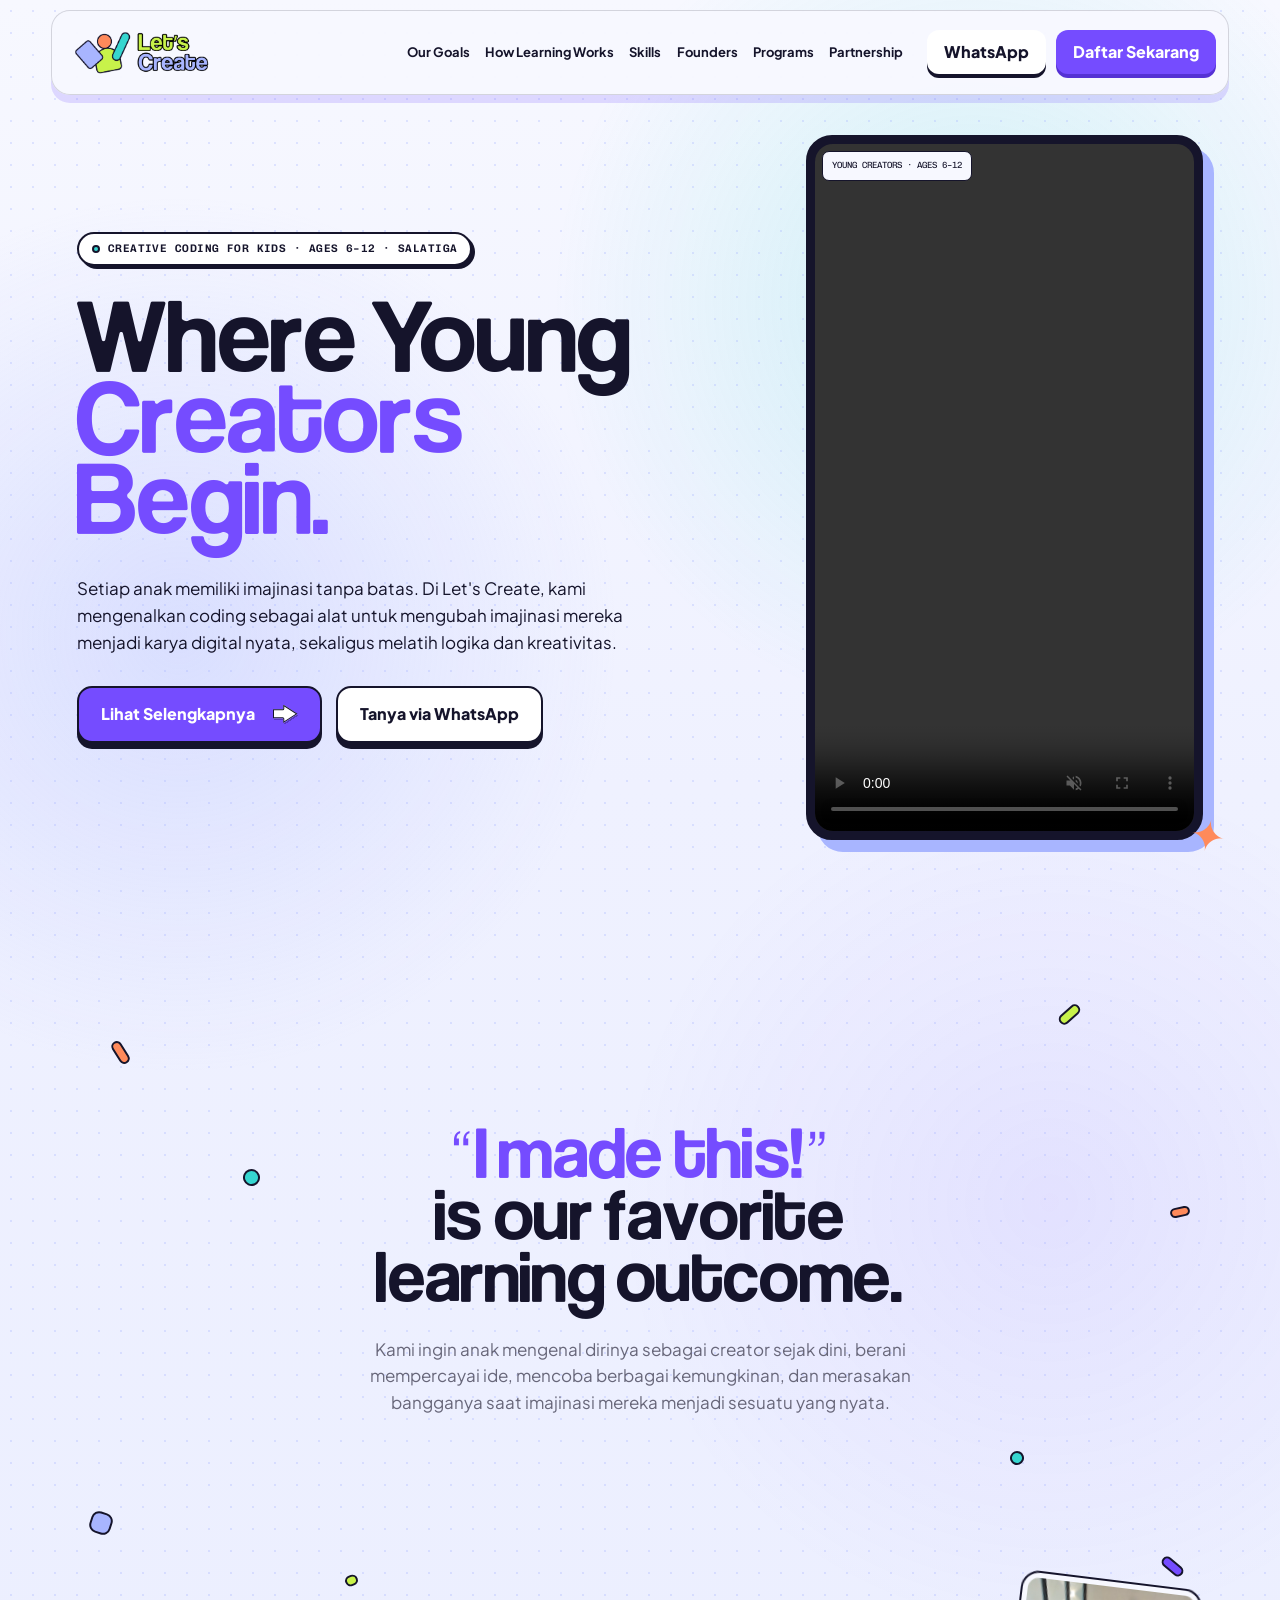
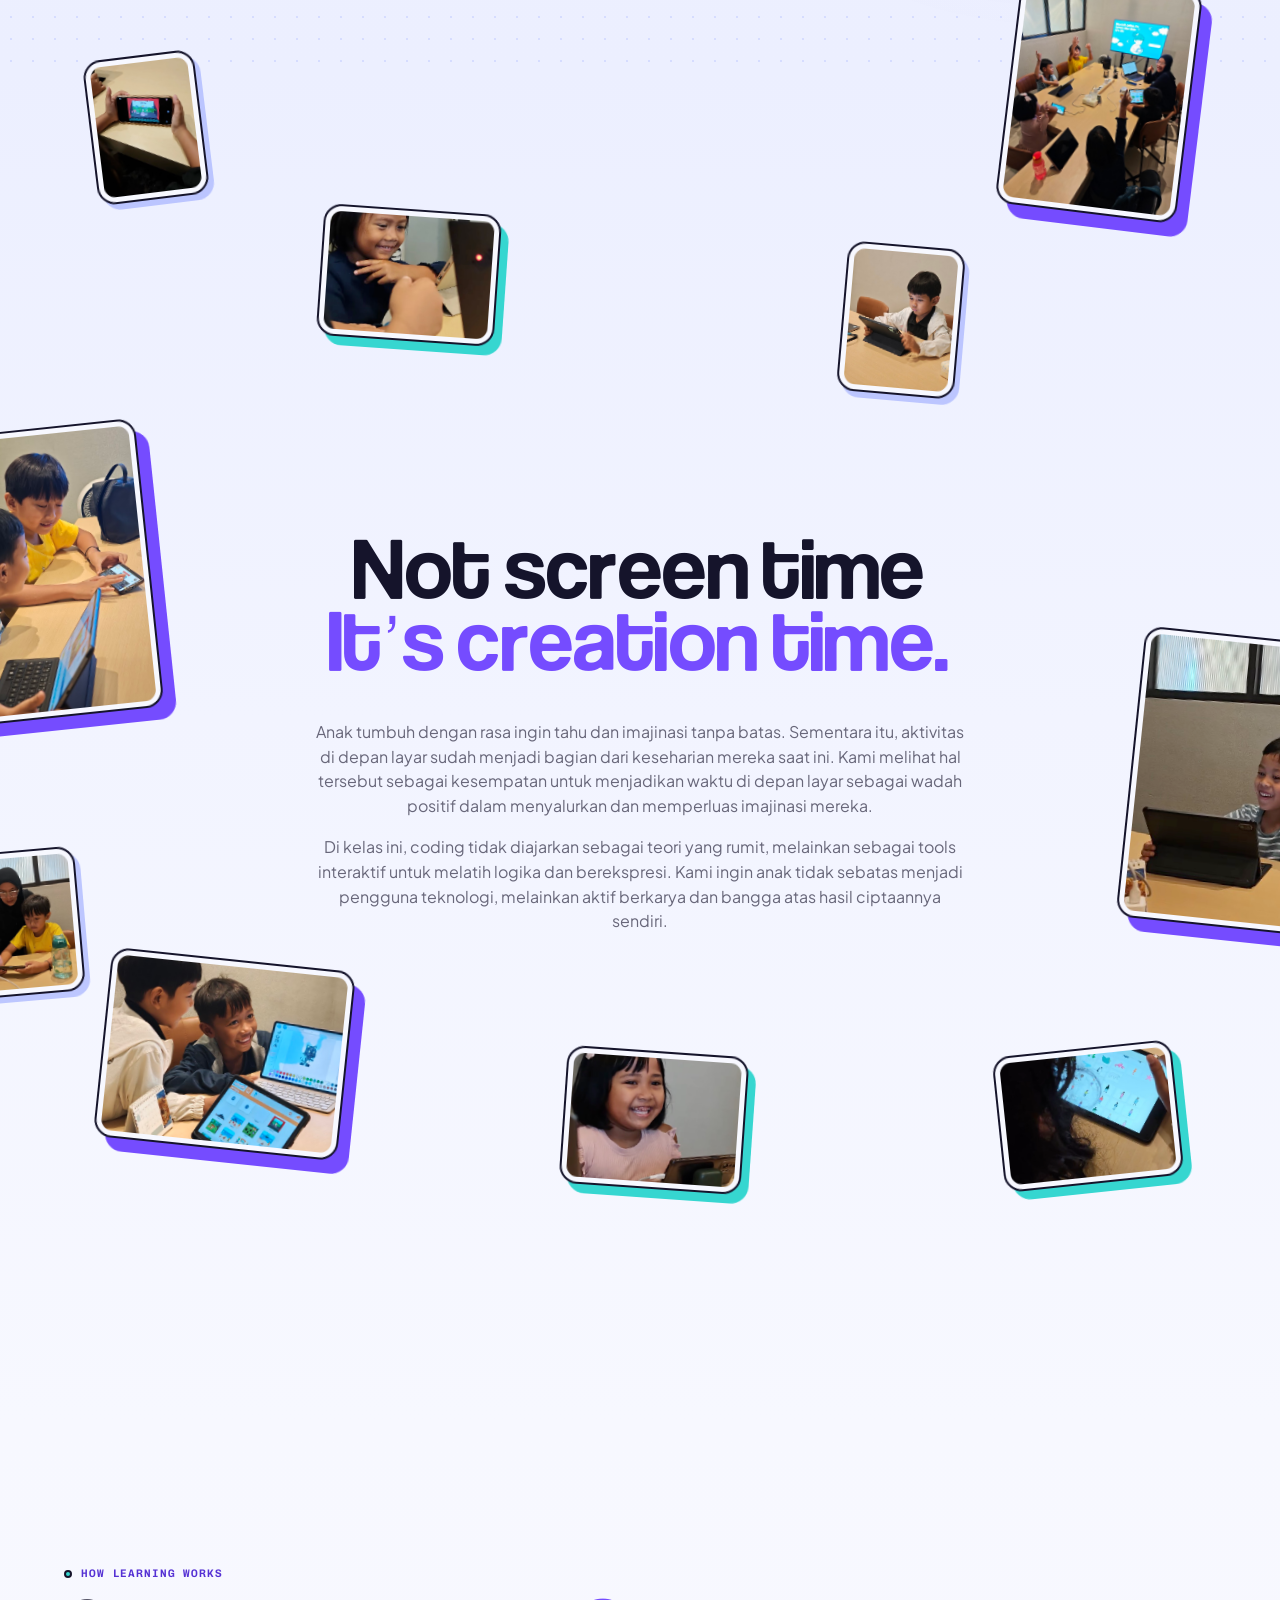
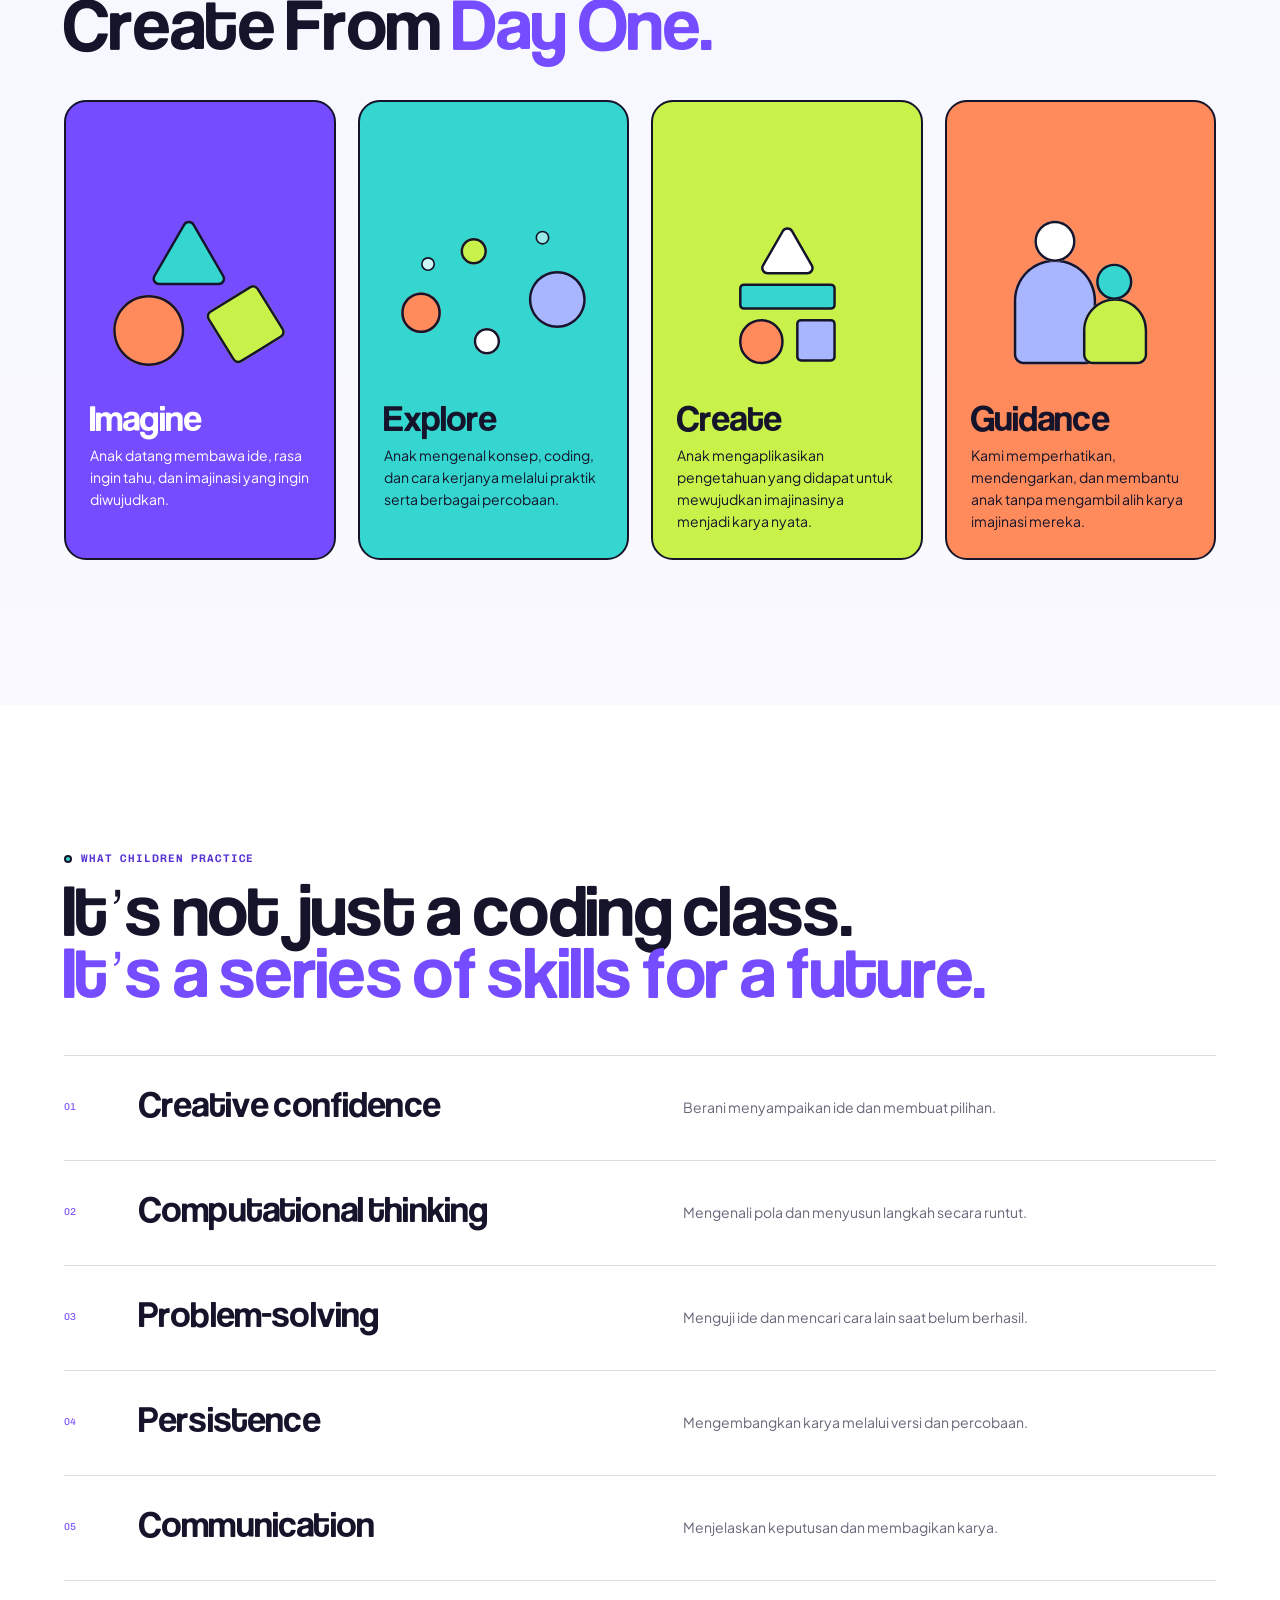
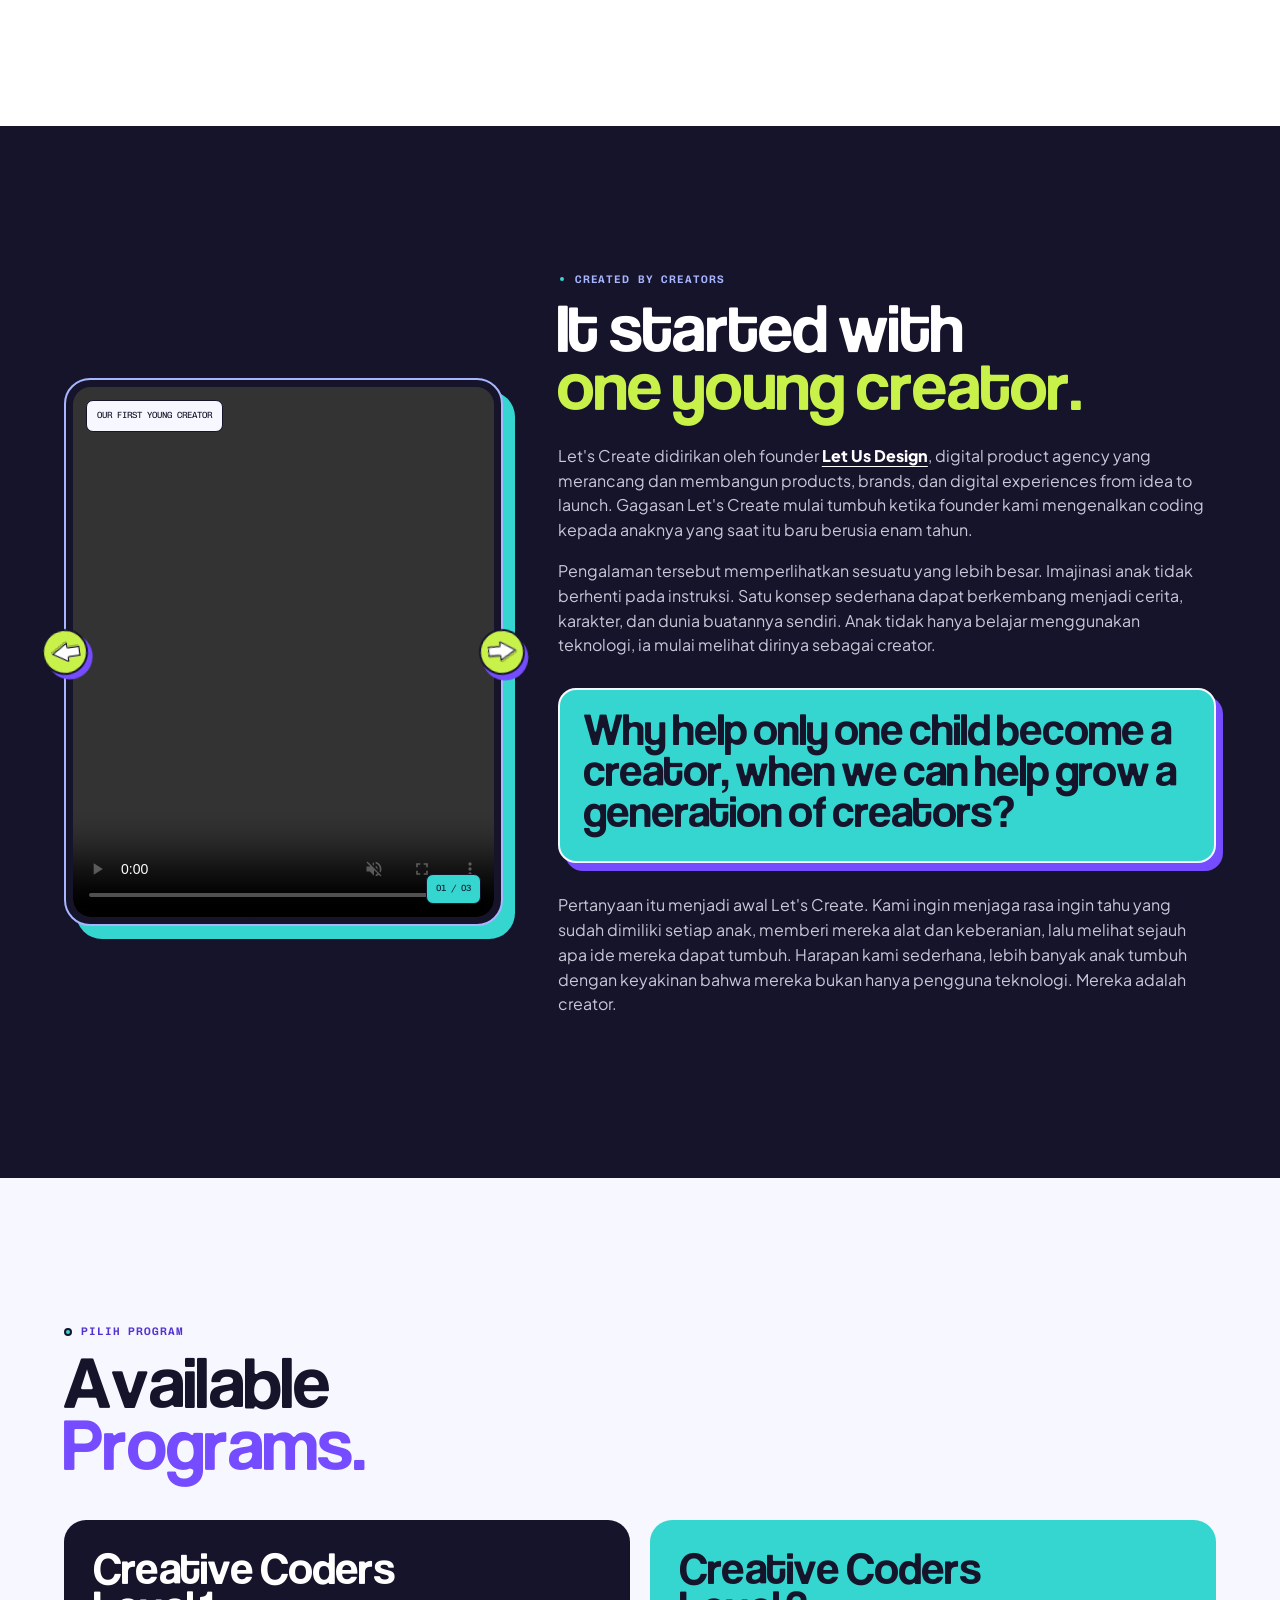
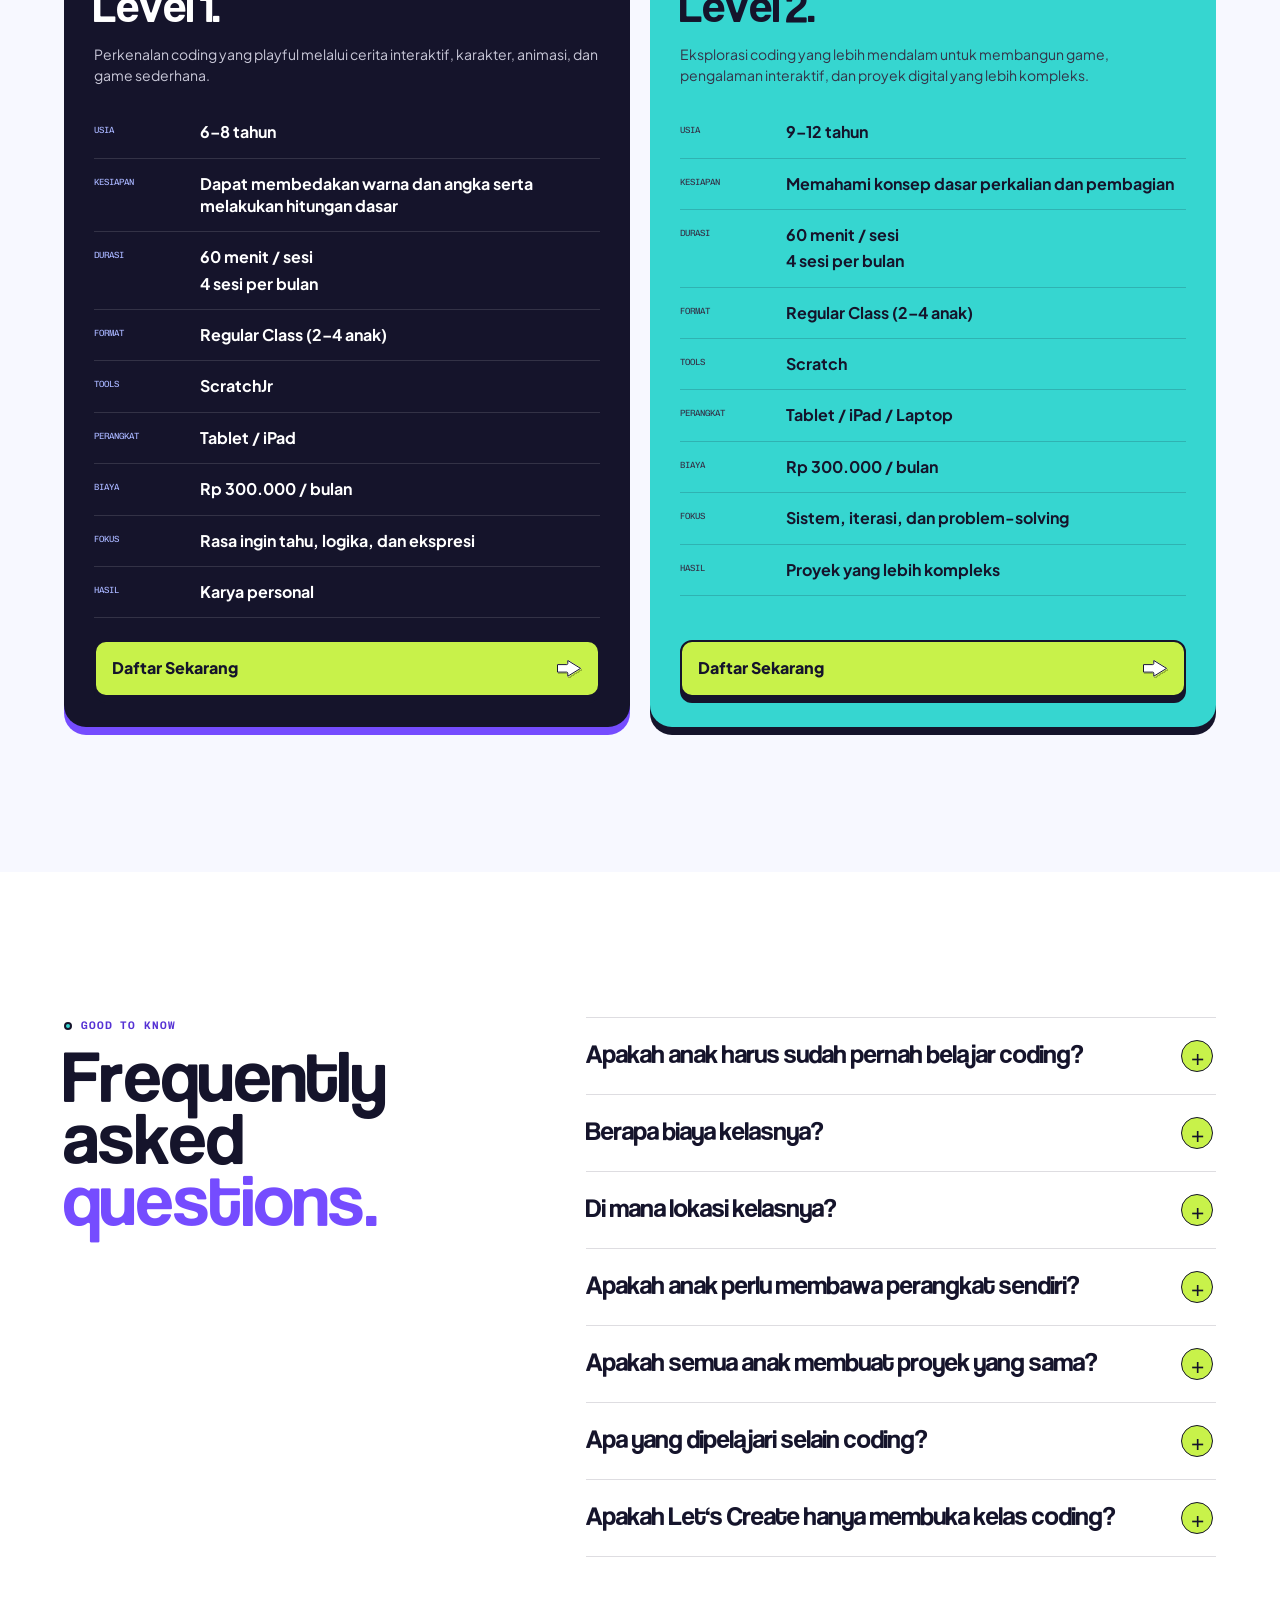
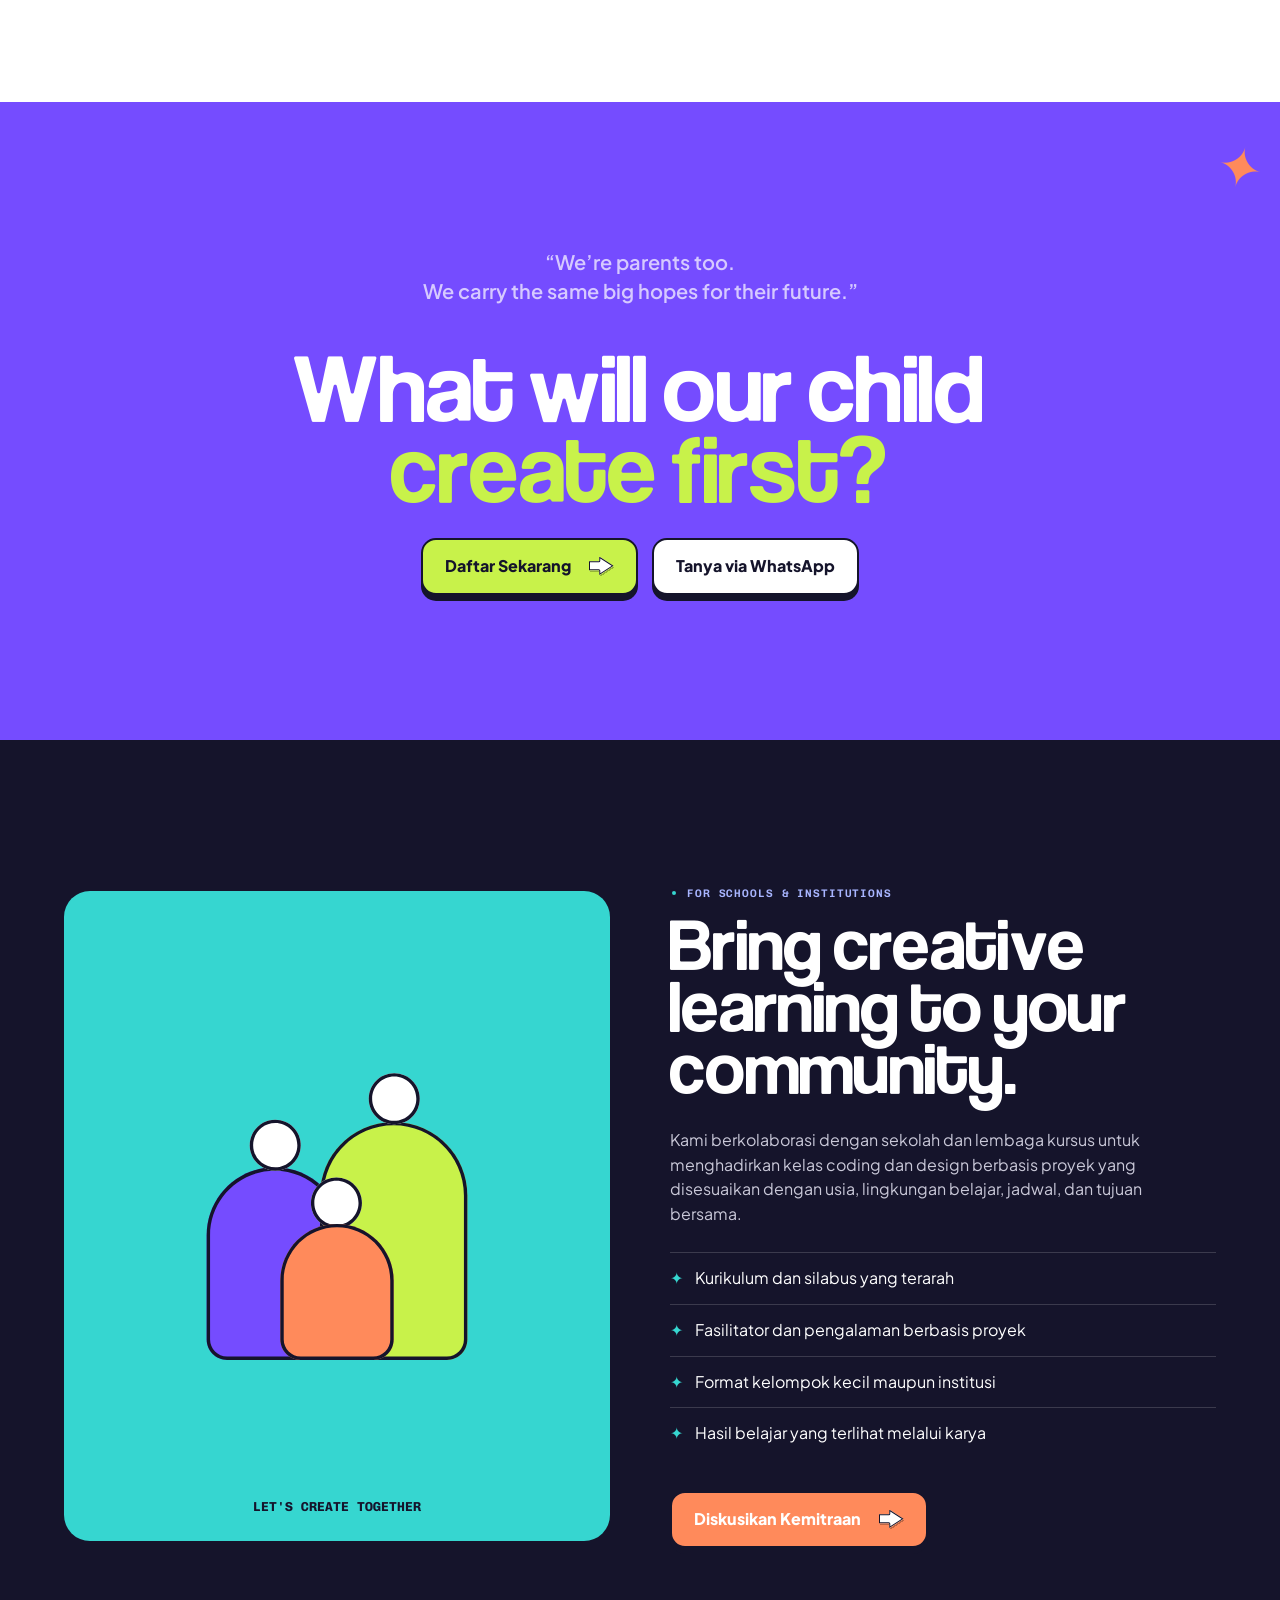
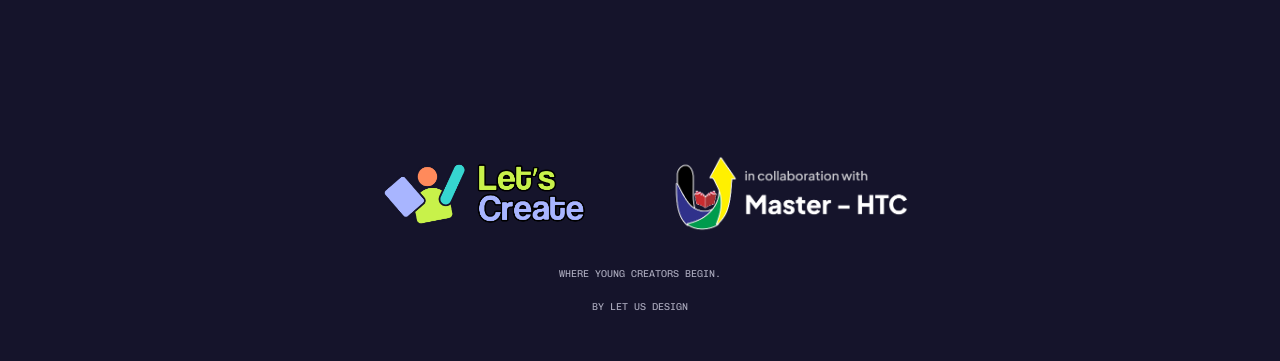
<file: index.html>
<!doctype html>
<html lang="id">
<head>
  <meta charset="utf-8">
  <meta name="viewport" content="width=device-width, initial-scale=1">
  <meta name="description" content="Kelas coding anak di Salatiga. Setiap anak memiliki imajinasi tidak terbatas. Di Let's Create, kami memberi bekal, ruang, dan keberanian. Belajar coding bukan tujuan, melainkan alat untuk mereka mewujudkan imajinasinya.">
  <meta name="robots" content="index, follow, max-image-preview:large, max-snippet:-1, max-video-preview:-1">
  <meta name="theme-color" content="#f7f8ff">
  <meta property="og:title" content="Kelas Creative Coding untuk Anak | Let's Create">
  <meta property="og:description" content="Kelas coding anak di Salatiga. Setiap anak memiliki imajinasi tidak terbatas. Di Let's Create, kami memberi bekal, ruang, dan keberanian. Belajar coding bukan tujuan, melainkan alat untuk mereka mewujudkan imajinasinya.">
  <meta property="og:type" content="website">
  <meta property="og:url" content="https://let-us.design/">
  <meta property="og:site_name" content="Let's Create">
  <meta property="og:locale" content="id_ID">
  <meta property="og:image" content="https://let-us.design/let-us-create/assets/OG%20Image%20Let%20us%20create%20%28new%29.png">
  <meta property="og:image:width" content="1460">
  <meta property="og:image:height" content="1050">
  <meta property="og:image:alt" content="Let's Create, kelas coding anak di Salatiga">
  <meta name="twitter:card" content="summary_large_image">
  <meta name="twitter:title" content="Kelas Creative Coding untuk Anak | Let's Create">
  <meta name="twitter:description" content="Kelas coding anak di Salatiga. Setiap anak memiliki imajinasi tidak terbatas. Di Let's Create, kami memberi bekal, ruang, dan keberanian. Belajar coding bukan tujuan, melainkan alat untuk mereka mewujudkan imajinasinya.">
  <meta name="twitter:image" content="https://let-us.design/let-us-create/assets/OG%20Image%20Let%20us%20create%20%28new%29.png">
  <meta name="twitter:image:alt" content="Let's Create, kelas coding anak di Salatiga">
  <title>Kelas Creative Coding untuk Anak | Let's Create</title>
  <link rel="canonical" href="https://let-us.design/">
  <link rel="icon" type="image/png" sizes="200x200" href="let-us-create/assets/Icon%20Let%20Us%20Create.png">
  <link rel="apple-touch-icon" href="let-us-create/assets/Icon%20Let%20Us%20Create.png">
  <link rel="stylesheet" href="styles.css">
  <!-- Google tag (gtag.js) -->
  <script async src="https://www.googletagmanager.com/gtag/js?id=G-9P7YBRSBWV"></script>
  <script>
    window.dataLayer = window.dataLayer || [];
    function gtag(){dataLayer.push(arguments);}
    gtag('js', new Date());
    gtag('config', 'G-9P7YBRSBWV');
  </script>
  <script type="application/ld+json">
  {
    "@context": "https://schema.org",
    "@graph": [
      {
        "@type": "EducationalOrganization",
        "@id": "https://let-us.design/#organization",
        "name": "Let's Create",
        "url": "https://let-us.design/",
        "logo": {
          "@type": "ImageObject",
          "url": "https://let-us.design/let-us-create/assets/new%20Logo%20Let%20Us%20Create%20-%20Light%20Background.png"
        },
        "image": "https://let-us.design/let-us-create/assets/OG%20Image%20Let%20us%20create%20%28new%29.png",
        "description": "Kelas coding kreatif untuk anak usia 6–12 tahun di Salatiga dengan pembelajaran berbasis proyek dan kelompok kecil.",
        "parentOrganization": {
          "@type": "Organization",
          "name": "Let Us Design"
        },
        "telephone": "+6285780709442",
        "email": "siti.nurhasanah9292@gmail.com",
        "areaServed": {
          "@type": "City",
          "name": "Salatiga",
          "containedInPlace": {
            "@type": "AdministrativeArea",
            "name": "Jawa Tengah"
          }
        }
      },
      {
        "@type": "WebSite",
        "@id": "https://let-us.design/#website",
        "url": "https://let-us.design/",
        "name": "Let's Create",
        "inLanguage": "id-ID",
        "publisher": {
          "@id": "https://let-us.design/#organization"
        }
      },
      {
        "@type": "WebPage",
        "@id": "https://let-us.design/#webpage",
        "url": "https://let-us.design/",
        "name": "Kelas Creative Coding untuk Anak | Let's Create",
        "description": "Kelas coding anak di Salatiga. Setiap anak memiliki imajinasi tidak terbatas. Di Let's Create, kami memberi bekal, ruang, dan keberanian. Belajar coding bukan tujuan, melainkan alat untuk mereka mewujudkan imajinasinya.",
        "inLanguage": "id-ID",
        "isPartOf": {
          "@id": "https://let-us.design/#website"
        },
        "about": {
          "@id": "https://let-us.design/#service"
        },
        "primaryImageOfPage": {
          "@type": "ImageObject",
          "url": "https://let-us.design/let-us-create/assets/OG%20Image%20Let%20us%20create%20%28new%29.png",
          "width": 1460,
          "height": 1050
        }
      },
      {
        "@type": "Service",
        "@id": "https://let-us.design/#service",
        "name": "Kelas Coding Anak di Salatiga",
        "serviceType": "Kelas creative coding untuk anak",
        "url": "https://let-us.design/",
        "provider": {
          "@id": "https://let-us.design/#organization"
        },
        "areaServed": {
          "@type": "City",
          "name": "Salatiga"
        },
        "audience": {
          "@type": "PeopleAudience",
          "suggestedMinAge": 6,
          "suggestedMaxAge": 12
        },
        "hasOfferCatalog": {
          "@type": "OfferCatalog",
          "name": "Program Creative Coding",
          "itemListElement": [
            {
              "@type": "Offer",
              "priceCurrency": "IDR",
              "price": "300000",
              "itemOffered": {
                "@type": "Course",
                "name": "Creative Coders Level 1",
                "description": "Perkenalan coding yang playful melalui cerita interaktif, karakter, animasi, dan game sederhana untuk anak usia 6–8 tahun.",
                "provider": {
                  "@id": "https://let-us.design/#organization"
                },
                "inLanguage": "id-ID"
              }
            },
            {
              "@type": "Offer",
              "priceCurrency": "IDR",
              "price": "300000",
              "itemOffered": {
                "@type": "Course",
                "name": "Creative Coders Level 2",
                "description": "Eksplorasi coding untuk membangun game, pengalaman interaktif, dan proyek digital yang lebih kompleks bagi anak usia 9–12 tahun.",
                "provider": {
                  "@id": "https://let-us.design/#organization"
                },
                "inLanguage": "id-ID"
              }
            }
          ]
        }
      }
    ]
  }
  </script>
</head>
<body>
  <a class="skip-link" href="#main">Lewati ke konten</a>

  <header class="site-header" data-header>
    <div class="container site-header__inner">
    <a class="brand" href="#top" aria-label="Let's Create, kembali ke atas">
      <img src="let-us-create/assets/new%20Logo%20Let%20Us%20Create%20-%20Light%20Background.png" alt="Let's Create">
    </a>

    <div class="mobile-header-actions">
      <a class="button button--small mobile-register" href="https://forms.gle/ZhxVCD3VEMYuU9sq8" target="_blank" rel="noopener" data-track="register" data-track-location="header-mobile">Daftar</a>
      <button class="menu-button" type="button" aria-expanded="false" aria-controls="site-nav" data-menu-button>
        <span></span><span></span>
        <span class="sr-only">Buka menu</span>
      </button>
    </div>

    <nav class="site-nav" id="site-nav" aria-label="Navigasi utama" data-nav>
      <a href="#creator-story">Our Goals</a>
      <a href="#method">How Learning Works</a>
      <a href="#skills">Skills</a>
      <a href="#founders">Founders</a>
      <a href="#program">Programs</a>
      <a href="#partner">Partnership</a>
      <div class="site-nav__actions">
        <a class="button button--small button--secondary" href="https://wa.me/6285780709442?text=Halo%20Let%27s%20Create%2C%20saya%20ingin%20bertanya%20tentang%20kelas%20Creative%20Coding." target="_blank" rel="noopener" data-track="whatsapp" data-track-location="nav">WhatsApp</a>
        <a class="button button--small" href="https://forms.gle/ZhxVCD3VEMYuU9sq8" target="_blank" rel="noopener" data-track="register" data-track-location="nav">Daftar Sekarang</a>
      </div>
    </nav>
    </div>
  </header>

  <main id="main">
    <div class="intro-flow">
    <section class="hero" id="top">
      <div class="container hero__inner">
      <div class="hero__content reveal">
        <p class="hero__badge"><span aria-hidden="true"></span>CREATIVE CODING FOR KIDS · AGES 6–12 · SALATIGA</p>
        <h1>Where Young<br><span>Creators Begin.</span></h1>
        <!-- <p class="hero__lead">Setiap anak memiliki imajinasi tidak terbatas. Di Let's Create, kami memberi bekal, ruang, dan keberanian. Belajar coding bukan tujuan, melainkan alat untuk mereka mewujudkan imajinasinya.</p> -->
        <p class="hero__lead">Setiap anak memiliki imajinasi tanpa batas. Di Let's Create, kami mengenalkan coding sebagai alat untuk mengubah imajinasi mereka menjadi karya digital nyata, sekaligus melatih logika dan kreativitas.</p>
        <div class="hero__actions">
          <a class="button" href="#creator-story" data-track="learn-more" data-track-location="hero">Lihat Selengkapnya <img class="arrow-icon" src="let-us-create/assets/Arrow.svg" alt=""></a>
          <a class="button button--secondary" href="https://wa.me/6285780709442?text=Halo%20Let%27s%20Create%2C%20saya%20ingin%20bertanya%20tentang%20kelas%20Creative%20Coding." target="_blank" rel="noopener" data-track="whatsapp" data-track-location="hero">Tanya via WhatsApp</a>
        </div>
      </div>

      <div class="hero-video reveal">
        <video autoplay muted loop controls playsinline preload="metadata" aria-label="Video kelas coding anak Let's Create di Salatiga">
          <source src="let-us-create/assets/Kids%20Coding%20Class%20Trial%20compressed.mp4" type="video/mp4">
          Browser Anda tidak mendukung pemutaran video.
        </video>
        <div class="video-tag video-tag--top">YOUNG CREATORS · AGES 6–12</div>
        <div class="hero-video__spark" aria-hidden="true">✦</div>
      </div>
      </div>
    </section>

    <section class="video-story" id="creator-story">
      <div class="pride-confetti" aria-hidden="true">
        <i></i><i></i><i></i><i></i><i></i><i></i><i></i><i></i>
      </div>
      <div class="container"><div class="section-heading section-heading--center reveal">
        <h2><span class="trial-highlight">“I made this!”</span><span class="trial-rest">is our favorite<br><span class="trial-outcome">learning outcome.</span></span></h2>
        <p>Kami ingin anak mengenal dirinya sebagai creator sejak dini, berani mempercayai ide, mencoba berbagai kemungkinan, dan merasakan bangganya saat imajinasi mereka menjadi sesuatu yang nyata.</p>
      </div></div>
    </section>
    </div>

    <section class="screen-time" id="why">
      <div class="container screen-time__inner">
      <div class="screen-time__copy reveal">
        <h2><span class="screen-time__line">Not screen time</span><em>It’s creation time.</em></h2>
      </div>
      <div class="screen-time__detail reveal">
        <p>Anak tumbuh dengan rasa ingin tahu dan imajinasi tanpa batas. Sementara itu, aktivitas di depan layar sudah menjadi bagian dari keseharian mereka saat ini. Kami melihat hal tersebut sebagai kesempatan untuk menjadikan waktu di depan layar sebagai wadah positif dalam menyalurkan dan memperluas imajinasi mereka.</p>
        <p>Di kelas ini, coding tidak diajarkan sebagai teori yang rumit, melainkan sebagai tools interaktif untuk melatih logika dan berekspresi. Kami ingin anak tidak sebatas menjadi pengguna teknologi, melainkan aktif berkarya dan bangga atas hasil ciptaannya sendiri.</p>
      </div>
      <div class="screen-time__gallery" aria-hidden="true">
        <figure data-parallax-depth="0.18"><img src="let-us-create/assets/coding%206.jpg" alt="" loading="lazy" decoding="async"></figure>
        <figure data-parallax-depth="0.34"><img src="let-us-create/assets/coding%205.jpg" alt="" loading="lazy" decoding="async"></figure>
        <figure data-parallax-depth="0.52"><img src="let-us-create/assets/coding%203.jpg" alt="" loading="lazy" decoding="async"></figure>
        <figure data-parallax-depth="0.18"><img src="let-us-create/assets/coding%204.jpg" alt="" loading="lazy" decoding="async"></figure>
        <figure data-parallax-depth="0.52"><img src="let-us-create/assets/coding%202.jpg" alt="" loading="lazy" decoding="async"></figure>
        <figure data-parallax-depth="0.52"><img src="let-us-create/assets/coding%201.jpg" alt="" loading="lazy" decoding="async"></figure>
        <figure data-parallax-depth="0.18"><img src="let-us-create/assets/coding%209.jpg" alt="" loading="lazy" decoding="async"></figure>
        <figure data-parallax-depth="0.34"><img src="let-us-create/assets/coding%208.jpg" alt="" loading="lazy" decoding="async"></figure>
        <figure data-parallax-depth="0.52"><img src="let-us-create/assets/coding%207.jpg" alt="" loading="lazy" decoding="async"></figure>
        <figure data-parallax-depth="0.34"><img src="let-us-create/assets/coding%2010.jpg" alt="" loading="lazy" decoding="async"></figure>
      </div>
      </div>
    </section>

    <section class="method section" id="method">
      <div class="container">
      <div class="section-heading reveal">
        <p class="eyebrow"><span></span> How learning works</p>
        <h2>Create From <span>Day One.</span></h2>
      </div>

      <div class="steps">
        <article class="step step--purple reveal">
          <div class="step__graphic" aria-hidden="true"><img src="let-us-create/assets/Imagine.svg" alt="" loading="lazy" decoding="async"></div>
          <h3>Imagine</h3>
          <p>Anak datang membawa ide, rasa ingin tahu, dan imajinasi yang ingin diwujudkan.</p>
        </article>

        <article class="step step--cyan reveal">
          <div class="step__graphic" aria-hidden="true"><img src="let-us-create/assets/Explore.svg" alt="" loading="lazy" decoding="async"></div>
          <h3>Explore</h3>
          <p>Anak mengenal konsep, coding, dan cara kerjanya melalui praktik serta berbagai percobaan.</p>
        </article>

        <article class="step step--lime reveal">
          <div class="step__graphic" aria-hidden="true"><img src="let-us-create/assets/Create.svg" alt="" loading="lazy" decoding="async"></div>
          <h3>Create</h3>
          <p>Anak mengaplikasikan pengetahuan yang didapat untuk mewujudkan imajinasinya menjadi karya nyata.</p>
        </article>

        <article class="step step--orange reveal">
          <div class="step__graphic" aria-hidden="true"><img src="let-us-create/assets/Guidance.svg" alt="" loading="lazy" decoding="async"></div>
          <h3>Guidance</h3>
          <p>Kami memperhatikan, mendengarkan, dan membantu anak tanpa mengambil alih karya imajinasi mereka.</p>
        </article>
      </div>
      </div>
    </section>

    <section class="difference section" hidden aria-hidden="true">
      <div class="container">
      <div class="section-heading section-heading--center reveal">
        <h2>Not just what they know,<br><span>but what they can create.</span></h2>
      </div>

      <div class="feature-grid">
        <article class="feature feature--wide feature--violet reveal">
          <span class="feature__index">01</span>
          <div>
            <h3>Create from the first class</h3>
            <p>Karya pertama boleh sederhana. Yang penting, rasa memiliki dan rasa bangganya nyata.</p>
          </div>
          <div class="mini-creation" aria-hidden="true"><span></span><span></span><span></span></div>
        </article>
        <article class="feature reveal">
          <span class="feature__index">02</span>
          <h3>Projects, not passive lectures</h3>
          <p>Konsep langsung dipakai dalam proyek agar terasa konkret dan mudah dipahami.</p>
        </article>
        <article class="feature feature--dark reveal">
          <span class="feature__index">03</span>
          <h3>One foundation, many possibilities</h3>
          <p>Satu titik awal tidak harus menghasilkan tujuh karya yang identik.</p>
        </article>
        <article class="feature feature--wide feature--cyan reveal">
          <span class="feature__index">04</span>
          <div>
            <h3>Guidance without taking over</h3>
            <p>Fasilitator bertanya, mendengarkan, dan membantu anak menemukan langkah berikutnya tanpa mengambil alih karyanya.</p>
          </div>
          <div class="node-path" aria-hidden="true"><i></i><i></i><i></i></div>
        </article>
      </div>
      </div>
    </section>

    <section class="skills section" id="skills">
      <div class="container">
      <p class="eyebrow reveal"><span></span> What children practice</p>
      <div class="skills__headline reveal">
        <h2>It’s not just a coding class.<br><span>It’s a series of skills for a future.</span></h2>
      </div>
      <div class="skill-list">
        <div class="skill-item reveal"><span>01</span><h3>Creative confidence</h3><p>Berani menyampaikan ide dan membuat pilihan.</p></div>
        <div class="skill-item reveal"><span>02</span><h3>Computational thinking</h3><p>Mengenali pola dan menyusun langkah secara runtut.</p></div>
        <div class="skill-item reveal"><span>03</span><h3>Problem-solving</h3><p>Menguji ide dan mencari cara lain saat belum berhasil.</p></div>
        <div class="skill-item reveal"><span>04</span><h3>Persistence</h3><p>Mengembangkan karya melalui versi dan percobaan.</p></div>
        <div class="skill-item reveal"><span>05</span><h3>Communication</h3><p>Menjelaskan keputusan dan membagikan karya.</p></div>
      </div>
      </div>
    </section>

    <section class="about section" id="founders">
      <div class="container about__inner">
        <div class="about__media reveal" data-about-slider>
          <div class="about__slides">
            <video class="active" muted loop controls playsinline preload="metadata" aria-label="Karya first young creator Let's Create, video 1" data-about-slide>
              <source src="let-us-create/assets/video%20coding%201%20compressed.mp4" type="video/mp4">
            </video>
            <video muted loop controls playsinline preload="metadata" aria-label="Karya first young creator Let's Create, video 2" data-about-slide aria-hidden="true">
              <source src="let-us-create/assets/video%20coding%202%20%28compressed%29.mp4" type="video/mp4">
            </video>
            <video muted loop controls playsinline preload="metadata" aria-label="Karya first young creator Let's Create, video 3" data-about-slide aria-hidden="true">
              <source src="let-us-create/assets/video%20coding%203%20%28compressed%29.mp4" type="video/mp4">
            </video>
          </div>
          <span class="about__media-label">OUR FIRST YOUNG CREATOR</span>
          <button class="about__arrow about__arrow--prev" type="button" aria-label="Video sebelumnya" data-about-prev><img src="let-us-create/assets/Arrow.svg" alt=""></button>
          <button class="about__arrow about__arrow--next" type="button" aria-label="Video berikutnya" data-about-next><img src="let-us-create/assets/Arrow.svg" alt=""></button>
          <span class="about__counter" aria-live="polite" data-about-counter>01 / 03</span>
        </div>
        <div class="about__copy reveal">
          <p class="eyebrow eyebrow--light"><span></span> Created by creators</p>
          <h2>It started with<br><span>one young creator.</span></h2>
          <p>Let's Create didirikan oleh founder <a href="https://letusdesign.id/" target="_blank" rel="noopener">Let Us Design</a>, digital product agency yang merancang dan membangun products, brands, dan digital experiences from idea to launch. Gagasan Let's Create mulai tumbuh ketika founder kami mengenalkan coding kepada anaknya yang saat itu baru berusia enam tahun.</p>
          <p>Pengalaman tersebut memperlihatkan sesuatu yang lebih besar. Imajinasi anak tidak berhenti pada instruksi. Satu konsep sederhana dapat berkembang menjadi cerita, karakter, dan dunia buatannya sendiri. Anak tidak hanya belajar menggunakan teknologi, ia mulai melihat dirinya sebagai creator.</p>
          <blockquote>Why help only one child become a creator, when we can help grow a generation of creators?</blockquote>
          <p>Pertanyaan itu menjadi awal Let's Create. Kami ingin menjaga rasa ingin tahu yang sudah dimiliki setiap anak, memberi mereka alat dan keberanian, lalu melihat sejauh apa ide mereka dapat tumbuh. Harapan kami sederhana, lebih banyak anak tumbuh dengan keyakinan bahwa mereka bukan hanya pengguna teknologi. Mereka adalah creator.</p>
        </div>
      </div>
    </section>

    <section class="program section" id="program">
      <div class="container">
      <div class="program__intro reveal">
        <p class="eyebrow"><span></span> Pilih program</p>
        <h2>Available<br><span>Programs.</span></h2>
      </div>

      <div class="program-grid">
        <article class="program-card program-card--junior reveal">
          <div class="program-card__title">
            <h3>Creative Coders<br>Level 1.</h3>
            <p>Perkenalan coding yang playful melalui cerita interaktif, karakter, animasi, dan game sederhana.</p>
          </div>
          <dl>
            <div><dt>USIA</dt><dd>6–8 tahun</dd></div>
            <div><dt>KESIAPAN</dt><dd>Dapat membedakan warna dan angka serta melakukan hitungan dasar</dd></div>
            <div><dt>DURASI</dt><dd><span>60 menit / sesi</span><span>4 sesi per bulan</span></dd></div>
            <div><dt>FORMAT</dt><dd>Regular Class (2–4 anak)</dd></div>
            <div><dt>TOOLS</dt><dd>ScratchJr</dd></div>
            <div><dt>PERANGKAT</dt><dd>Tablet / iPad</dd></div>
            <div class="program-card__price"><dt>BIAYA</dt><dd>Rp 300.000 / bulan</dd></div>
            <div><dt>FOKUS</dt><dd>Rasa ingin tahu, logika, dan ekspresi</dd></div>
            <div><dt>HASIL</dt><dd>Karya personal</dd></div>
          </dl>
          <a class="program-card__action" href="https://forms.gle/ZhxVCD3VEMYuU9sq8" target="_blank" rel="noopener" data-track="register" data-track-location="program-level-1">Daftar Sekarang <img class="arrow-icon" src="let-us-create/assets/Arrow.svg" alt=""></a>
        </article>

        <article class="program-card program-card--makers reveal">
          <div class="program-card__title">
            <h3>Creative Coders<br>Level 2.</h3>
            <p>Eksplorasi coding yang lebih mendalam untuk membangun game, pengalaman interaktif, dan proyek digital yang lebih kompleks.</p>
          </div>
          <dl>
            <div><dt>USIA</dt><dd>9–12 tahun</dd></div>
            <div><dt>KESIAPAN</dt><dd>Memahami konsep dasar perkalian dan pembagian</dd></div>
            <div><dt>DURASI</dt><dd><span>60 menit / sesi</span><span>4 sesi per bulan</span></dd></div>
            <div><dt>FORMAT</dt><dd>Regular Class (2–4 anak)</dd></div>
            <div><dt>TOOLS</dt><dd>Scratch</dd></div>
            <div><dt>PERANGKAT</dt><dd>Tablet / iPad / Laptop</dd></div>
            <div class="program-card__price"><dt>BIAYA</dt><dd>Rp 300.000 / bulan</dd></div>
            <div><dt>FOKUS</dt><dd>Sistem, iterasi, dan problem-solving</dd></div>
            <div><dt>HASIL</dt><dd>Proyek yang lebih kompleks</dd></div>
          </dl>
          <a class="program-card__action" href="https://forms.gle/ZhxVCD3VEMYuU9sq8" target="_blank" rel="noopener" data-track="register" data-track-location="program-level-2">Daftar Sekarang <img class="arrow-icon" src="let-us-create/assets/Arrow.svg" alt=""></a>
        </article>
      </div>

      <figure class="program__map" hidden>
        <figcaption>Lokasi kelas: Master-HTC Salatiga</figcaption>
        <div class="program__map-frame">
          <iframe title="Peta lokasi Master-HTC Salatiga" src="https://www.google.com/maps?q=-7.3297363,110.4978058&amp;hl=id&amp;z=17&amp;output=embed" width="360" height="180" allowfullscreen></iframe>
        </div>
        <a href="https://www.google.com/maps/search/?api=1&query=Master+HTC+Salatiga+Jl.+Tentara+Pelajar+No.+25" target="_blank" rel="noopener" data-track="maps" data-track-location="program">Buka di Google Maps</a>
      </figure>
      </div>
    </section>

    <section class="faq section">
      <div class="container">
      <div class="section-heading reveal">
        <p class="eyebrow"><span></span> Good to know</p>
        <h2>Frequently asked<br><span>questions.</span></h2>
      </div>
      <div class="faq-list">
        <details class="reveal">
          <summary>Apakah anak harus sudah pernah belajar coding?<span>+</span></summary>
          <p>Tidak. Creative Coders Level 1 dirancang sebagai kelas pengenalan. Kami memulai dari alat dan konsep yang sesuai usia.</p>
        </details>
        <details class="reveal">
          <summary>Berapa biaya kelasnya?<span>+</span></summary>
          <p>Regular Class (2–4 anak)<br>Rp 300.000 per bulan untuk 4 sesi</p>
          <p>Setiap sesi 60 menit.</p>
        </details>
        <details class="reveal">
          <summary>Di mana lokasi kelasnya?<span>+</span></summary>
          <p>Saat ini kelas berlangsung di Master HTC Salatiga.</p>
          <p><a href="https://www.google.com/maps/search/?api=1&query=Master+HTC+Salatiga+Jl.+Tentara+Pelajar+No.+25" target="_blank" rel="noopener" data-track="maps" data-track-location="faq">Lihat di Google Maps</a></p>
        </details>
        <details class="reveal">
          <summary>Apakah anak perlu membawa perangkat sendiri?<span>+</span></summary>
          <p>Ya. Creative Coders Level 1 memakai Tablet / iPad. Creative Coders Level 2 memakai Tablet / iPad / Laptop. Tujuannya agar karya coding tersimpan, bisa dilanjutkan di rumah, dan bisa ditunjukkan ke orang tua.</p>
        </details>
        <details class="reveal">
          <summary>Apakah semua anak membuat proyek yang sama?<span>+</span></summary>
          <p>Anak bisa memulai dari fondasi yang sama, tetapi bebas membuat pilihan personal. Karakter, cerita, interaksi, dan hasil akhirnya dapat berbeda.</p>
        </details>
        <details class="reveal">
          <summary>Apa yang dipelajari selain coding?<span>+</span></summary>
          <p>Anak juga melatih kreativitas, cara berpikir runtut, problem-solving, keberanian mencoba, ketekunan, dan kemampuan menjelaskan karya.</p>
        </details>
        <details class="reveal">
          <summary>Apakah Let's Create hanya membuka kelas coding?<span>+</span></summary>
          <p>Coding adalah program pertama kami. Ke depan, Let's Create dapat berkembang ke design, storytelling, ilustrasi digital, animasi, dan teknologi kreatif lainnya.</p>
        </details>
      </div>
      </div>
    </section>

    <section class="final-cta">
      <div class="container final-cta__inner">
      <div class="final-cta__spark" aria-hidden="true">✦</div>
      <blockquote class="final-cta__parent-note"><span>“We’re parents too.</span><span>We carry the same big hopes for their future.”</span></blockquote>
      <h2>What will our child<br><em>create first?</em></h2>
      <div class="final-cta__actions">
        <a class="button button--lime" href="https://forms.gle/ZhxVCD3VEMYuU9sq8" target="_blank" rel="noopener" data-track="register" data-track-location="final-cta">Daftar Sekarang <img class="arrow-icon" src="let-us-create/assets/Arrow.svg" alt=""></a>
        <a class="button button--secondary" href="https://wa.me/6285780709442?text=Halo%20Let%27s%20Create%2C%20saya%20ingin%20bertanya%20tentang%20kelas%20Creative%20Coding." target="_blank" rel="noopener" data-track="whatsapp" data-track-location="final-cta">Tanya via WhatsApp</a>
      </div>
      </div>
    </section>

    <section class="partnership section" id="partner">
      <div class="container partnership__inner">
      <div class="partnership__visual reveal" aria-hidden="true">
        <img class="partnership__illustration" src="let-us-create/assets/Community.svg" alt="" loading="lazy" decoding="async">
        <span>LET'S CREATE TOGETHER</span>
      </div>
      <div class="partnership__copy reveal">
        <p class="eyebrow eyebrow--light"><span></span> For schools &amp; institutions</p>
        <h2>Bring creative learning to your community.</h2>
        <p>Kami berkolaborasi dengan sekolah dan lembaga kursus untuk menghadirkan kelas coding dan design berbasis proyek yang disesuaikan dengan usia, lingkungan belajar, jadwal, dan tujuan bersama.</p>
        <ul>
          <li>Kurikulum dan silabus yang terarah</li>
          <li>Fasilitator dan pengalaman berbasis proyek</li>
          <li>Format kelompok kecil maupun institusi</li>
          <li>Hasil belajar yang terlihat melalui karya</li>
        </ul>
        <a class="button button--orange" href="mailto:siti.nurhasanah9292@gmail.com" data-track="partnership" data-track-location="partner">Diskusikan Kemitraan <img class="arrow-icon" src="let-us-create/assets/Arrow.svg" alt=""></a>
      </div>
      </div>
    </section>
  </main>

  <footer class="footer">
    <div class="container footer__inner">
      <div class="footer__logos">
        <a class="brand brand--footer" href="#top">
          <img src="let-us-create/assets/new%20Logo%20Let%20Us%20Create%20-%20Light%20Background.png" alt="Let's Create" loading="lazy" decoding="async">
        </a>
        <img class="footer__partner-logo" src="let-us-create/assets/Master%20HTC%20%281%29.png" alt="Master HTC Salatiga, mitra tempat Let's Create" loading="lazy" decoding="async">
      </div>
      <p>Where Young Creators Begin.</p>
      <p>By Let Us Design</p>
    </div>
  </footer>

  <script src="script.js"></script>
</body>
</html>
</file>
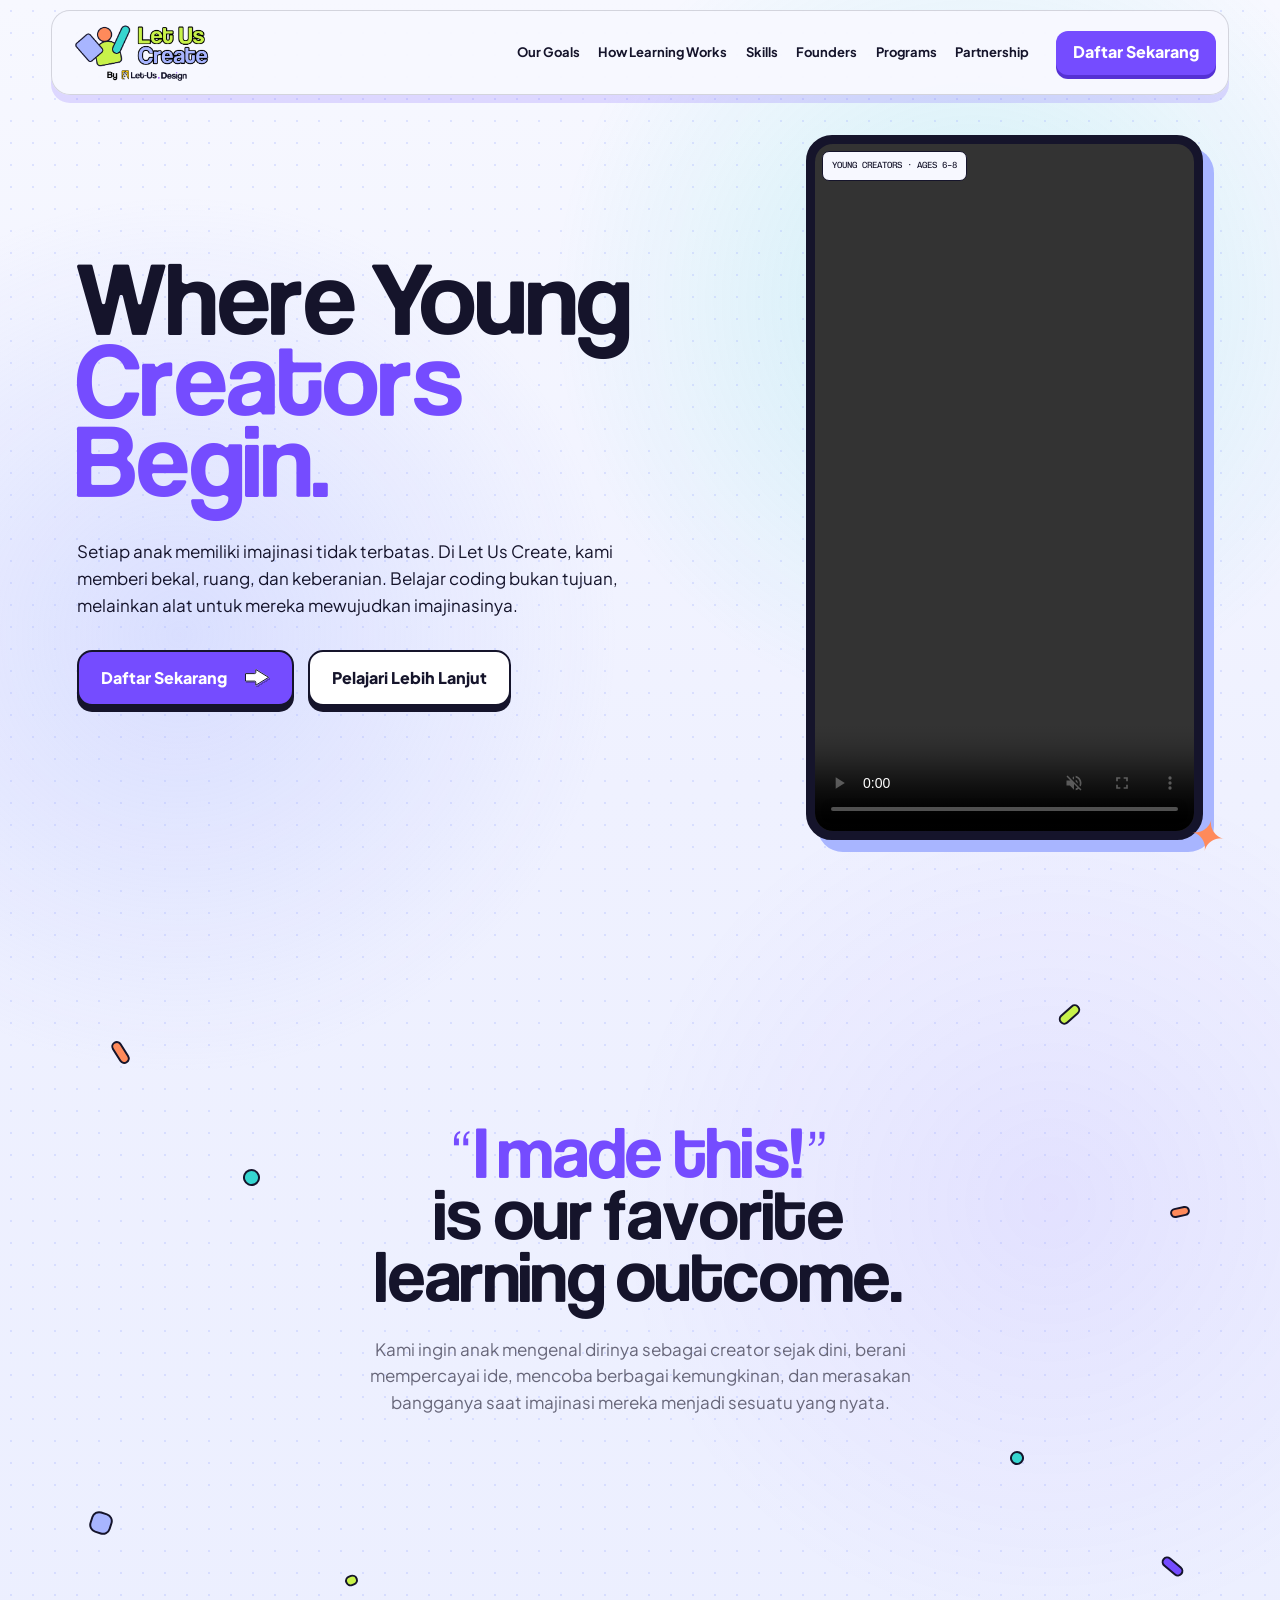
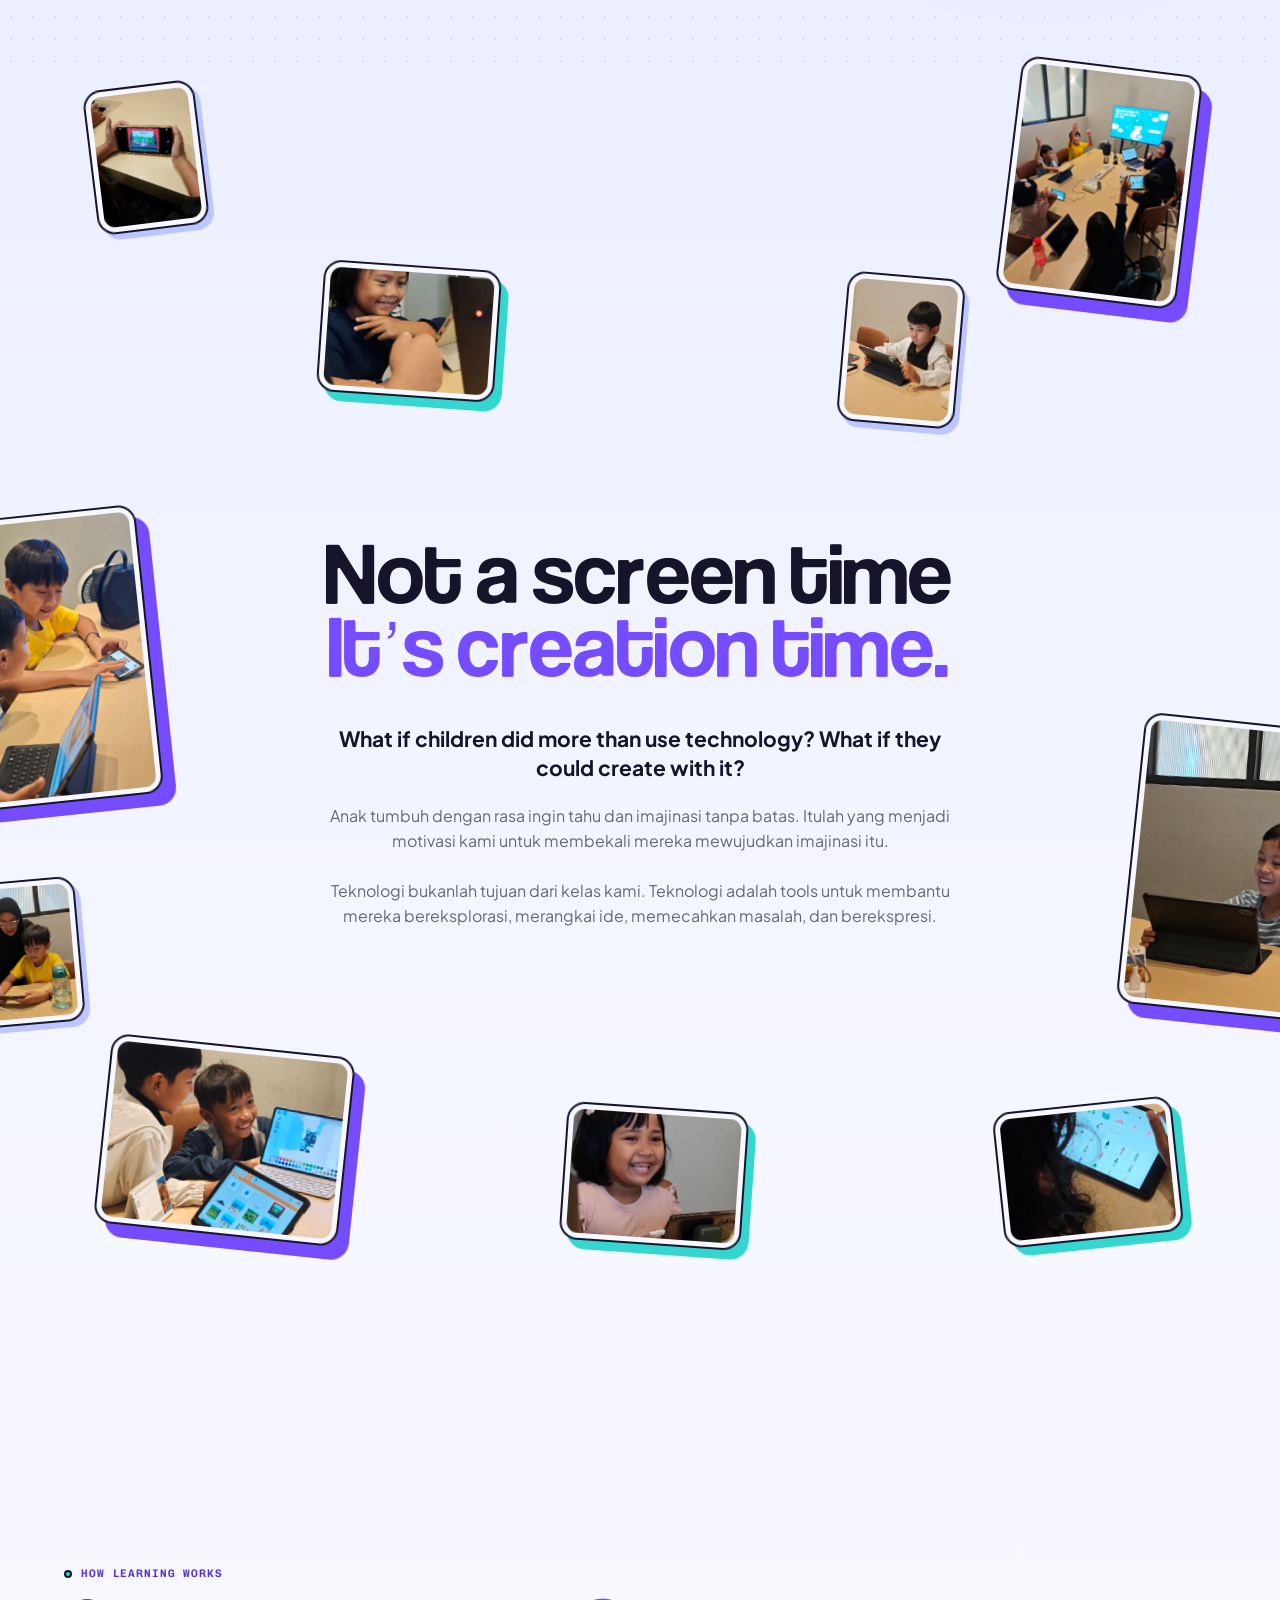
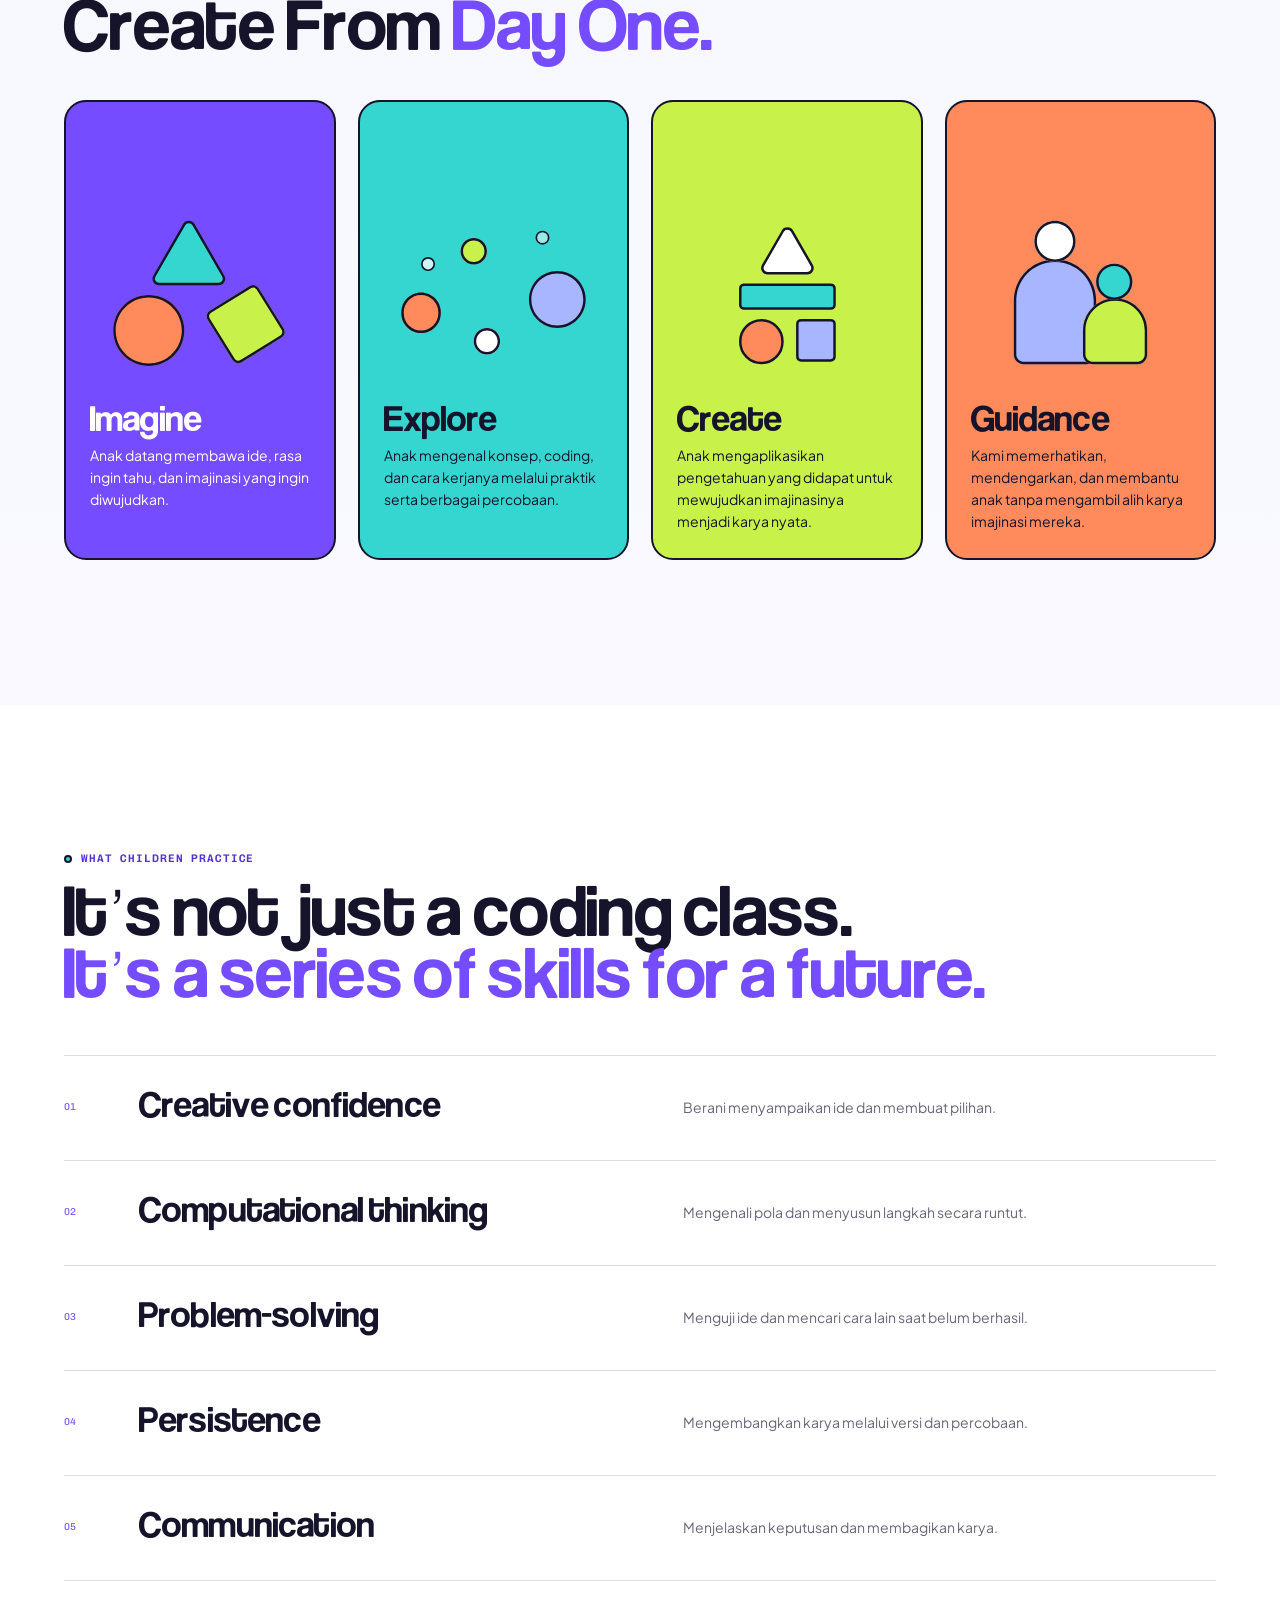
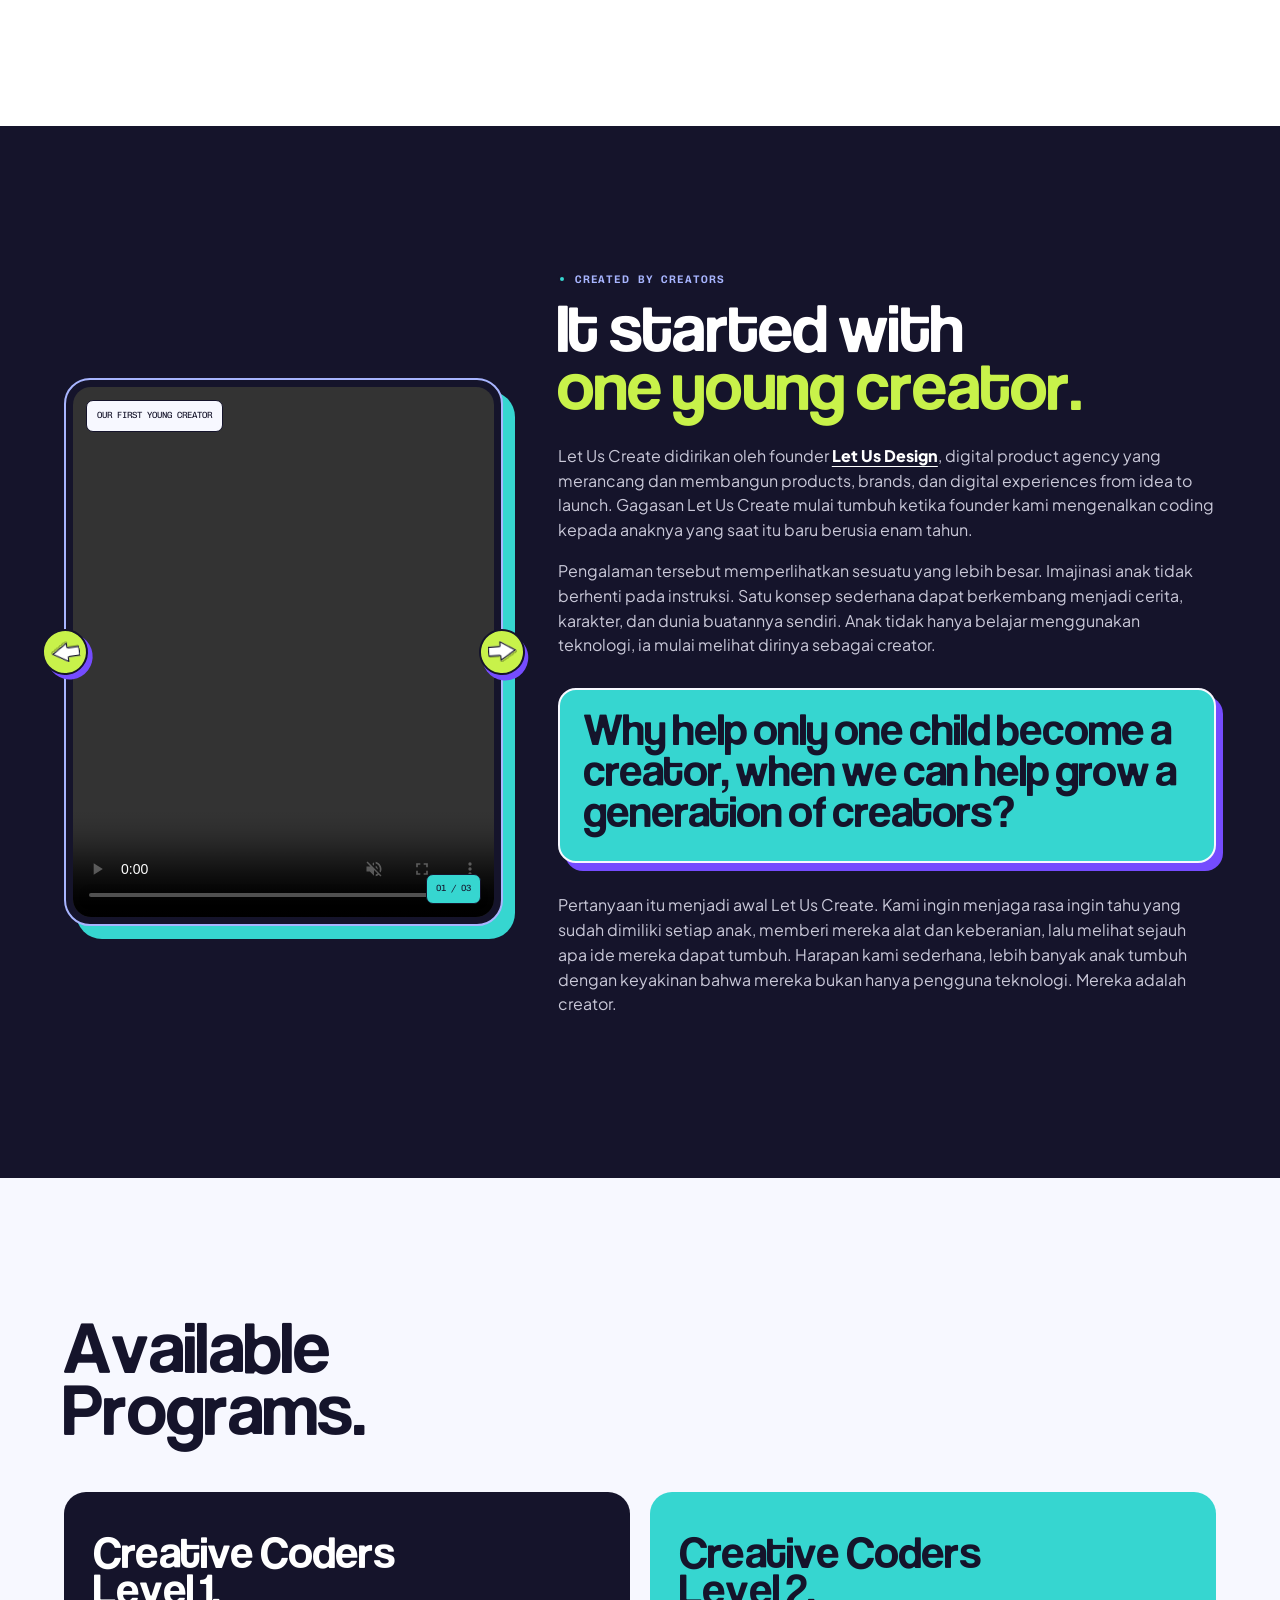
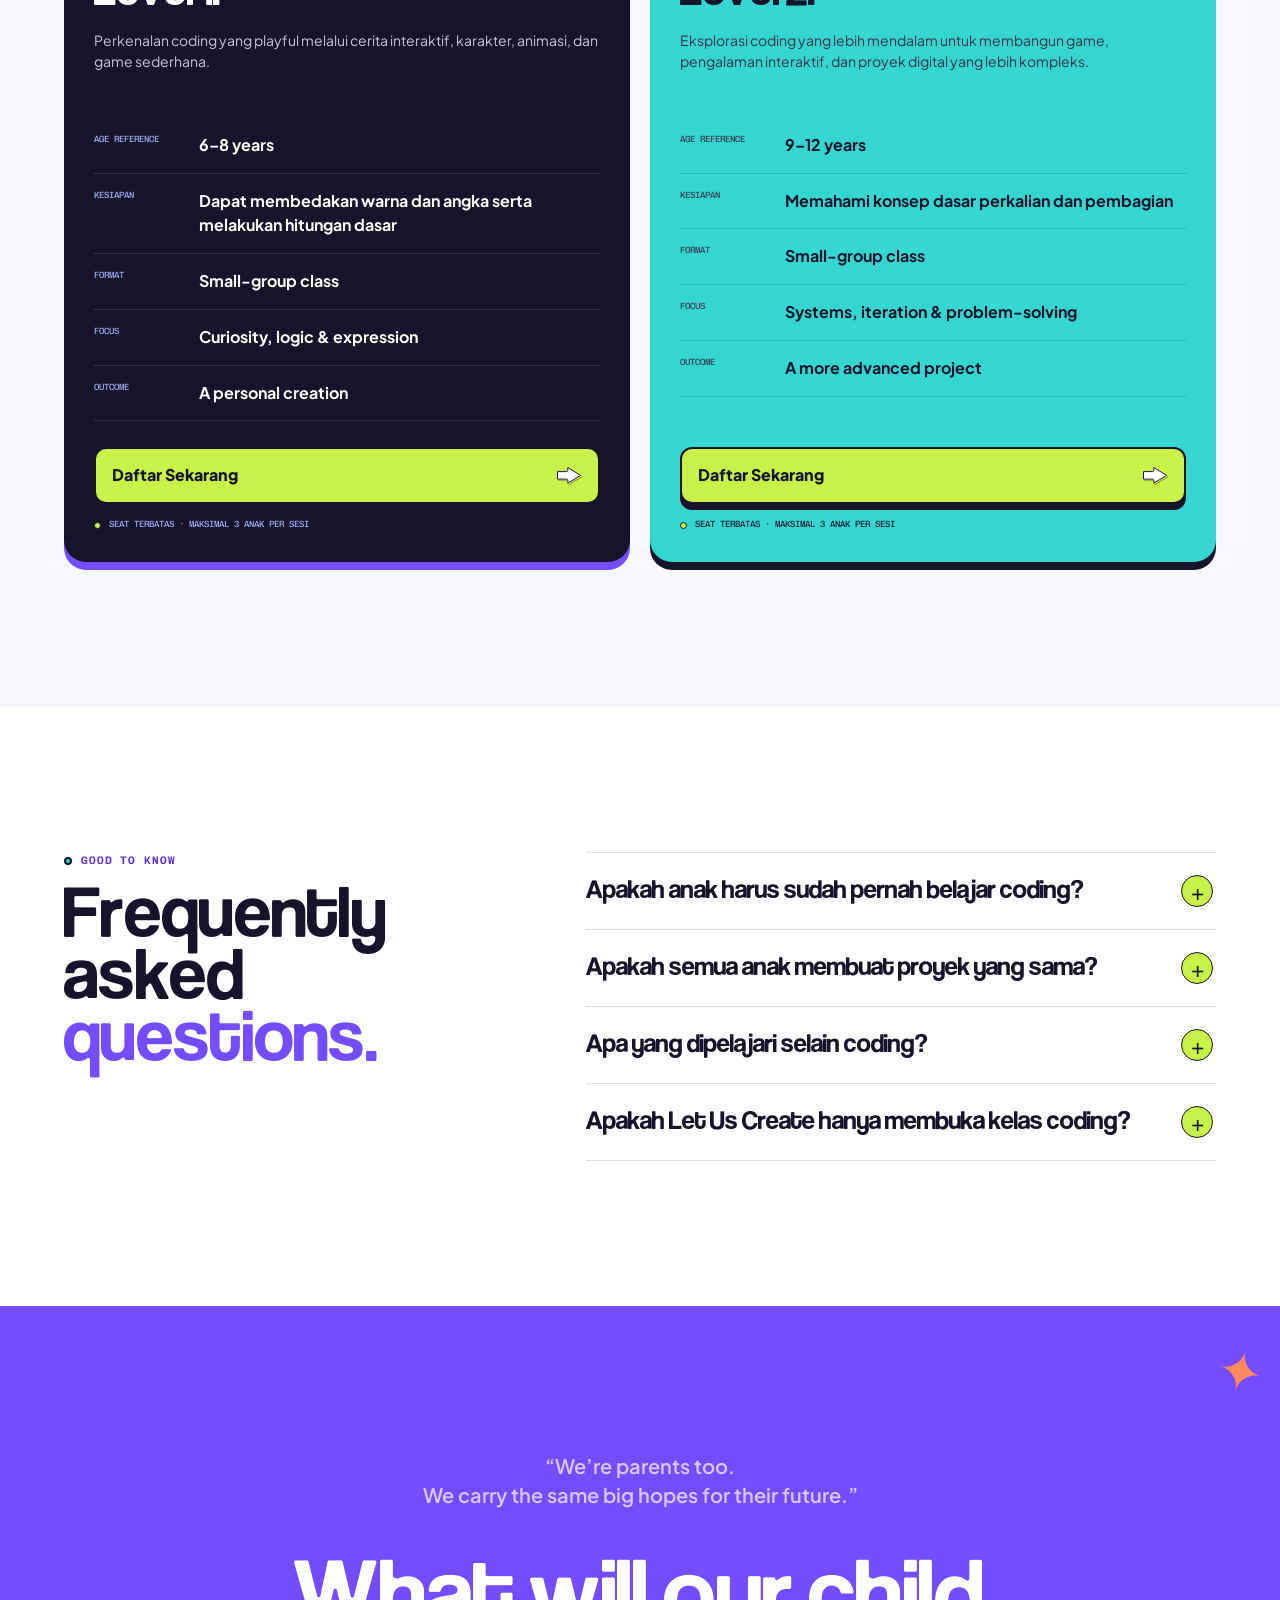
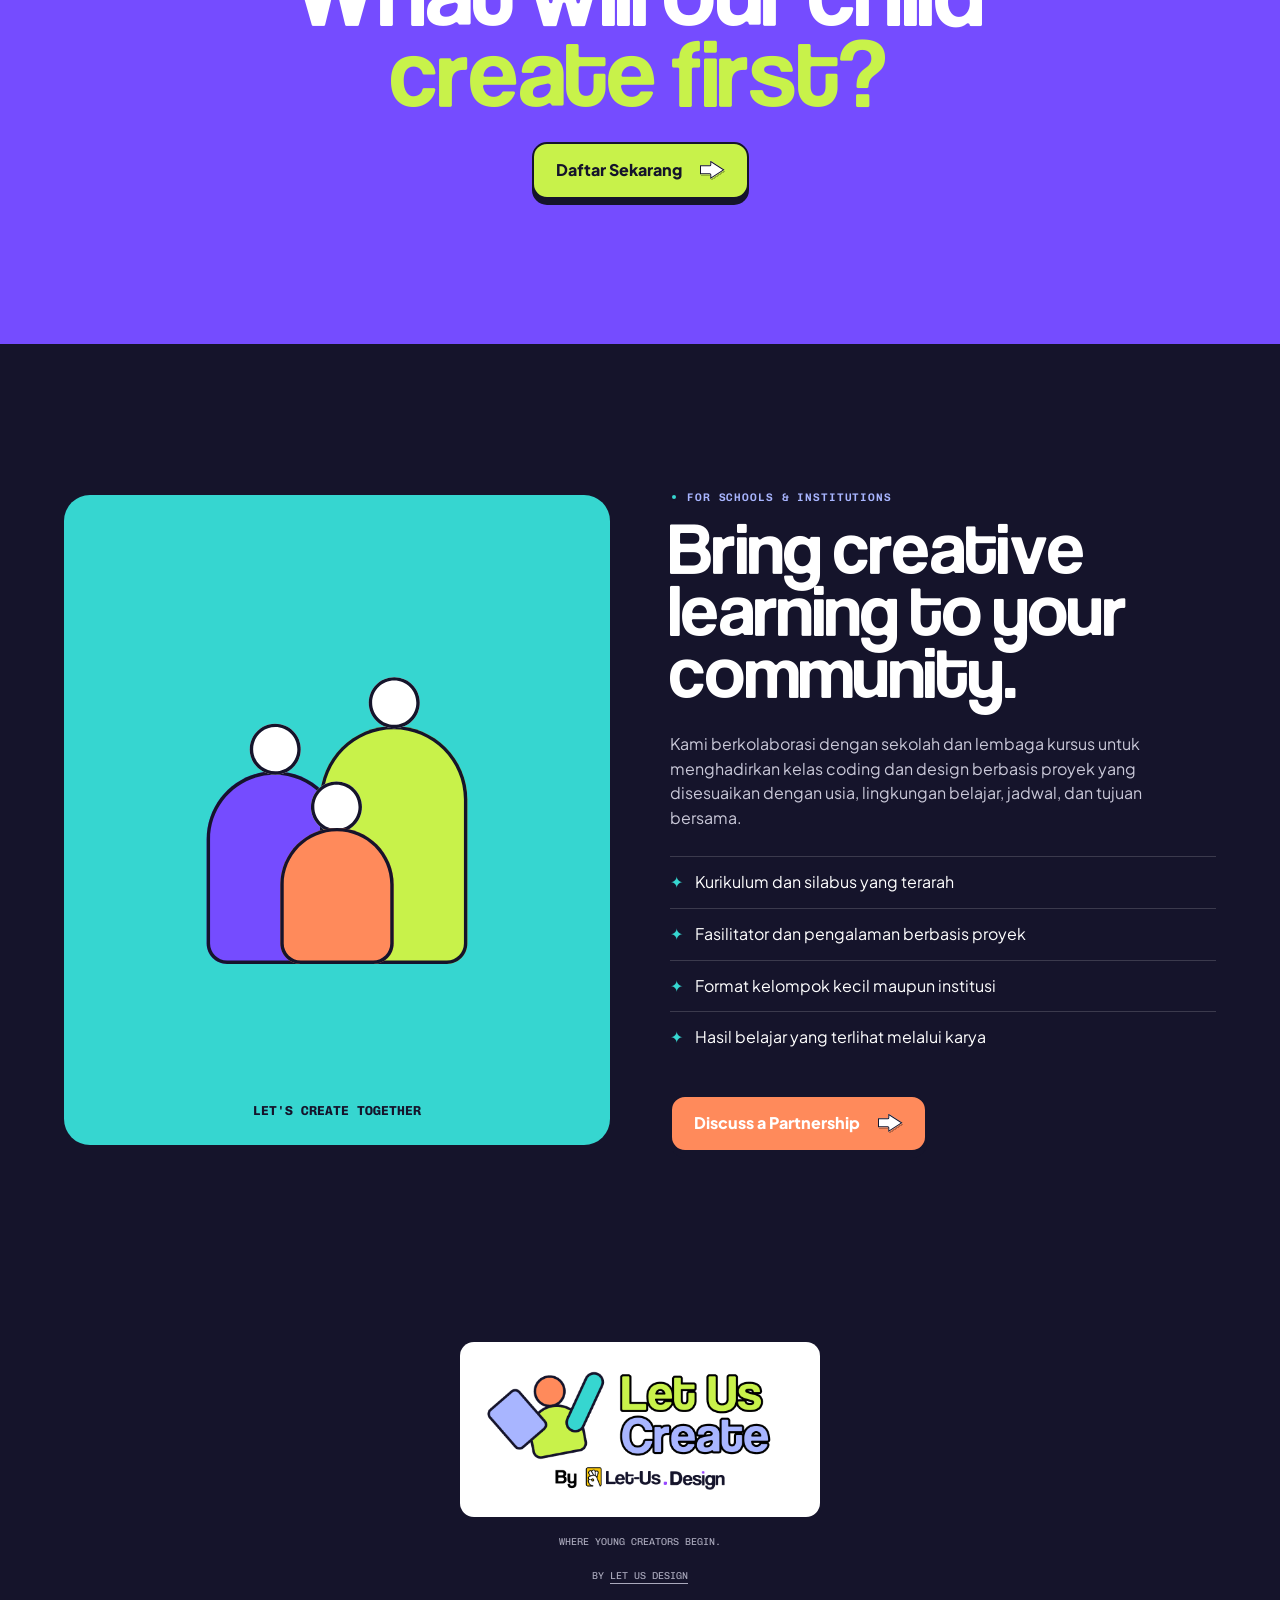
<file: create/index.html>
<!doctype html>
<html lang="id">
<head>
  <meta charset="utf-8">
  <meta name="viewport" content="width=device-width, initial-scale=1">
  <meta name="description" content="Let Us Create membantu anak usia 6–8 tahun belajar coding lewat kelas kreatif berbasis proyek. Anak mulai membuat karya sejak hari pertama.">
  <meta name="theme-color" content="#f7f8ff">
  <meta property="og:title" content="Let Us Create | Create From Day One">
  <meta property="og:description" content="Creative coding and design experiences where young ideas come to life.">
  <meta property="og:type" content="website">
  <title>Let Us Create | Create From Day One</title>
  <link rel="icon" href="../images/favicon.png">
  <link rel="stylesheet" href="styles.css">
</head>
<body>
  <a class="skip-link" href="#main">Skip to content</a>

  <header class="site-header" data-header>
    <div class="container site-header__inner">
    <a class="brand" href="#top" aria-label="Let Us Create, kembali ke atas">
      <img src="../let-us-create/assets/Logo%20Let%20Us%20Create.png" alt="Let Us Create">
    </a>

    <div class="mobile-header-actions">
      <a class="button button--small mobile-register" href="https://forms.gle/ZhxVCD3VEMYuU9sq8" target="_blank" rel="noopener">Daftar</a>
      <button class="menu-button" type="button" aria-expanded="false" aria-controls="site-nav" data-menu-button>
        <span></span><span></span>
        <span class="sr-only">Buka menu</span>
      </button>
    </div>

    <nav class="site-nav" id="site-nav" aria-label="Navigasi utama" data-nav>
      <a href="#creator-story">Our Goals</a>
      <a href="#method">How Learning Works</a>
      <a href="#skills">Skills</a>
      <a href="#founders">Founders</a>
      <a href="#program">Programs</a>
      <a href="#partner">Partnership</a>
      <a class="button button--small" href="https://forms.gle/ZhxVCD3VEMYuU9sq8" target="_blank" rel="noopener">Daftar Sekarang</a>
    </nav>
    </div>
  </header>

  <main id="main">
    <div class="intro-flow">
    <section class="hero" id="top">
      <div class="container hero__inner">
      <div class="hero__content reveal">
        <h1>Where Young<br><span>Creators Begin.</span></h1>
        <p class="hero__lead">Setiap anak memiliki imajinasi tidak terbatas. Di Let Us Create, kami memberi bekal, ruang, dan keberanian. Belajar coding bukan tujuan, melainkan alat untuk mereka mewujudkan imajinasinya.</p>
        <div class="hero__actions">
          <a class="button" href="https://forms.gle/ZhxVCD3VEMYuU9sq8" target="_blank" rel="noopener">Daftar Sekarang <img class="arrow-icon" src="../let-us-create/assets/Arrow.svg" alt=""></a>
          <a class="button button--secondary" href="#creator-story">Pelajari Lebih Lanjut</a>
        </div>
      </div>

      <div class="hero-video reveal">
        <video autoplay muted loop controls playsinline preload="metadata" aria-label="Video kelas Let Us Create">
          <source src="../let-us-create/assets/Kids%20Coding%20Class%20Trial%20compressed.mp4" type="video/mp4">
          Browser Anda tidak mendukung pemutaran video.
        </video>
        <div class="video-tag video-tag--top">YOUNG CREATORS · AGES 6–8</div>
        <div class="hero-video__spark" aria-hidden="true">✦</div>
      </div>
      </div>
    </section>

    <section class="video-story" id="creator-story">
      <div class="pride-confetti" aria-hidden="true">
        <i></i><i></i><i></i><i></i><i></i><i></i><i></i><i></i>
      </div>
      <div class="container"><div class="section-heading section-heading--center reveal">
        <h2><span class="trial-highlight">“I made this!”</span><span class="trial-rest">is our favorite<br><span class="trial-outcome">learning outcome.</span></span></h2>
        <p>Kami ingin anak mengenal dirinya sebagai creator sejak dini, berani mempercayai ide, mencoba berbagai kemungkinan, dan merasakan bangganya saat imajinasi mereka menjadi sesuatu yang nyata.</p>
      </div></div>
    </section>
    </div>

    <section class="screen-time" id="why">
      <div class="container screen-time__inner">
      <div class="screen-time__copy reveal">
        <h2><span class="screen-time__line">Not a screen time</span><em>It’s creation time.</em></h2>
      </div>
      <div class="screen-time__detail reveal">
        <p class="lead-light">What if children did more than use technology? What if they could create with it?</p>
        <p>Anak tumbuh dengan rasa ingin tahu dan imajinasi tanpa batas. Itulah yang menjadi motivasi kami untuk membekali mereka mewujudkan imajinasi itu.<br><br>Teknologi bukanlah tujuan dari kelas kami. Teknologi adalah tools untuk membantu mereka bereksplorasi, merangkai ide, memecahkan masalah, dan berekspresi.</p>
      </div>
      <div class="screen-time__gallery" aria-hidden="true">
        <figure data-parallax-depth="0.18"><img src="../let-us-create/assets/coding%206.jpg" alt=""></figure>
        <figure data-parallax-depth="0.34"><img src="../let-us-create/assets/coding%205.jpg" alt=""></figure>
        <figure data-parallax-depth="0.52"><img src="../let-us-create/assets/coding%203.jpg" alt=""></figure>
        <figure data-parallax-depth="0.18"><img src="../let-us-create/assets/coding%204.jpg" alt=""></figure>
        <figure data-parallax-depth="0.52"><img src="../let-us-create/assets/coding%202.jpg" alt=""></figure>
        <figure data-parallax-depth="0.52"><img src="../let-us-create/assets/coding%201.jpg" alt=""></figure>
        <figure data-parallax-depth="0.18"><img src="../let-us-create/assets/coding%209.jpg" alt=""></figure>
        <figure data-parallax-depth="0.34"><img src="../let-us-create/assets/coding%208.jpg" alt=""></figure>
        <figure data-parallax-depth="0.52"><img src="../let-us-create/assets/coding%207.jpg" alt=""></figure>
        <figure data-parallax-depth="0.34"><img src="../let-us-create/assets/coding%2010.jpg" alt=""></figure>
      </div>
      </div>
    </section>

    <section class="method section" id="method">
      <div class="container">
      <div class="section-heading reveal">
        <p class="eyebrow"><span></span> How learning works</p>
        <h2>Create From <span>Day One.</span></h2>
      </div>

      <div class="steps">
        <article class="step step--purple reveal">
          <div class="step__graphic" aria-hidden="true"><img src="../let-us-create/assets/Imagine.svg" alt=""></div>
          <h3>Imagine</h3>
          <p>Anak datang membawa ide, rasa ingin tahu, dan imajinasi yang ingin diwujudkan.</p>
        </article>

        <article class="step step--cyan reveal">
          <div class="step__graphic" aria-hidden="true"><img src="../let-us-create/assets/Explore.svg" alt=""></div>
          <h3>Explore</h3>
          <p>Anak mengenal konsep, coding, dan cara kerjanya melalui praktik serta berbagai percobaan.</p>
        </article>

        <article class="step step--lime reveal">
          <div class="step__graphic" aria-hidden="true"><img src="../let-us-create/assets/Create.svg" alt=""></div>
          <h3>Create</h3>
          <p>Anak mengaplikasikan pengetahuan yang didapat untuk mewujudkan imajinasinya menjadi karya nyata.</p>
        </article>

        <article class="step step--orange reveal">
          <div class="step__graphic" aria-hidden="true"><img src="../let-us-create/assets/Guidance.svg" alt=""></div>
          <h3>Guidance</h3>
          <p>Kami memerhatikan, mendengarkan, dan membantu anak tanpa mengambil alih karya imajinasi mereka.</p>
        </article>
      </div>
      </div>
    </section>

    <section class="difference section" hidden aria-hidden="true">
      <div class="container">
      <div class="section-heading section-heading--center reveal">
        <h2>Not just what they know,<br><span>but what they can create.</span></h2>
      </div>

      <div class="feature-grid">
        <article class="feature feature--wide feature--violet reveal">
          <span class="feature__index">01</span>
          <div>
            <h3>Create from the first class</h3>
            <p>Karya pertama boleh sederhana. Yang penting, rasa memiliki dan rasa bangganya nyata.</p>
          </div>
          <div class="mini-creation" aria-hidden="true"><span></span><span></span><span></span></div>
        </article>
        <article class="feature reveal">
          <span class="feature__index">02</span>
          <h3>Projects, not passive lectures</h3>
          <p>Konsep langsung dipakai dalam proyek agar terasa konkret dan mudah dipahami.</p>
        </article>
        <article class="feature feature--dark reveal">
          <span class="feature__index">03</span>
          <h3>One foundation, many possibilities</h3>
          <p>Satu titik awal tidak harus menghasilkan tujuh karya yang identik.</p>
        </article>
        <article class="feature feature--wide feature--cyan reveal">
          <span class="feature__index">04</span>
          <div>
            <h3>Guidance without taking over</h3>
            <p>Fasilitator bertanya, mendengarkan, dan membantu anak menemukan langkah berikutnya tanpa mengambil alih karyanya.</p>
          </div>
          <div class="node-path" aria-hidden="true"><i></i><i></i><i></i></div>
        </article>
      </div>
      </div>
    </section>

    <section class="skills section" id="skills">
      <div class="container">
      <p class="eyebrow reveal"><span></span> What children practice</p>
      <div class="skills__headline reveal">
        <h2>It’s not just a coding class.<br><span>It’s a series of skills for a future.</span></h2>
      </div>
      <div class="skill-list">
        <div class="skill-item reveal"><span>01</span><h3>Creative confidence</h3><p>Berani menyampaikan ide dan membuat pilihan.</p></div>
        <div class="skill-item reveal"><span>02</span><h3>Computational thinking</h3><p>Mengenali pola dan menyusun langkah secara runtut.</p></div>
        <div class="skill-item reveal"><span>03</span><h3>Problem-solving</h3><p>Menguji ide dan mencari cara lain saat belum berhasil.</p></div>
        <div class="skill-item reveal"><span>04</span><h3>Persistence</h3><p>Mengembangkan karya melalui versi dan percobaan.</p></div>
        <div class="skill-item reveal"><span>05</span><h3>Communication</h3><p>Menjelaskan keputusan dan membagikan karya.</p></div>
      </div>
      </div>
    </section>

    <section class="about section" id="founders">
      <div class="container about__inner">
        <div class="about__media reveal" data-about-slider>
          <div class="about__slides">
            <video class="active" muted loop controls playsinline preload="metadata" aria-label="Cerita awal Let Us Create, video 1" data-about-slide>
              <source src="../let-us-create/assets/video%20coding%201%20compressed.mp4" type="video/mp4">
            </video>
            <video muted loop controls playsinline preload="metadata" aria-label="Cerita awal Let Us Create, video 2" data-about-slide aria-hidden="true">
              <source src="../let-us-create/assets/video%20coding%202%20%28compressed%29.mp4" type="video/mp4">
            </video>
            <video muted loop controls playsinline preload="metadata" aria-label="Cerita awal Let Us Create, video 3" data-about-slide aria-hidden="true">
              <source src="../let-us-create/assets/video%20coding%203%20%28compressed%29.mp4" type="video/mp4">
            </video>
          </div>
          <span class="about__media-label">OUR FIRST YOUNG CREATOR</span>
          <button class="about__arrow about__arrow--prev" type="button" aria-label="Video sebelumnya" data-about-prev><img src="../let-us-create/assets/Arrow.svg" alt=""></button>
          <button class="about__arrow about__arrow--next" type="button" aria-label="Video berikutnya" data-about-next><img src="../let-us-create/assets/Arrow.svg" alt=""></button>
          <span class="about__counter" aria-live="polite" data-about-counter>01 / 03</span>
        </div>
        <div class="about__copy reveal">
          <p class="eyebrow eyebrow--light"><span></span> Created by creators</p>
          <h2>It started with<br><span>one young creator.</span></h2>
          <p>Let Us Create didirikan oleh founder <a href="../index.html">Let Us Design</a>, digital product agency yang merancang dan membangun products, brands, dan digital experiences from idea to launch. Gagasan Let Us Create mulai tumbuh ketika founder kami mengenalkan coding kepada anaknya yang saat itu baru berusia enam tahun.</p>
          <p>Pengalaman tersebut memperlihatkan sesuatu yang lebih besar. Imajinasi anak tidak berhenti pada instruksi. Satu konsep sederhana dapat berkembang menjadi cerita, karakter, dan dunia buatannya sendiri. Anak tidak hanya belajar menggunakan teknologi, ia mulai melihat dirinya sebagai creator.</p>
          <blockquote>Why help only one child become a creator, when we can help grow a generation of creators?</blockquote>
          <p>Pertanyaan itu menjadi awal Let Us Create. Kami ingin menjaga rasa ingin tahu yang sudah dimiliki setiap anak, memberi mereka alat dan keberanian, lalu melihat sejauh apa ide mereka dapat tumbuh. Harapan kami sederhana, lebih banyak anak tumbuh dengan keyakinan bahwa mereka bukan hanya pengguna teknologi. Mereka adalah creator.</p>
        </div>
      </div>
    </section>

    <section class="program section" id="program">
      <div class="container">
      <div class="program__intro reveal">
        <h2>Available<br><span>Programs.</span></h2>
      </div>

      <div class="program-grid">
        <article class="program-card program-card--junior reveal">
          <div class="program-card__title">
            <h3>Creative Coders<br>Level 1.</h3>
            <p>Perkenalan coding yang playful melalui cerita interaktif, karakter, animasi, dan game sederhana.</p>
          </div>
          <dl>
            <div><dt>AGE REFERENCE</dt><dd>6–8 years</dd></div>
            <div><dt>KESIAPAN</dt><dd>Dapat membedakan warna dan angka serta melakukan hitungan dasar</dd></div>
            <div><dt>FORMAT</dt><dd>Small-group class</dd></div>
            <div><dt>FOCUS</dt><dd>Curiosity, logic &amp; expression</dd></div>
            <div><dt>OUTCOME</dt><dd>A personal creation</dd></div>
          </dl>
          <a class="program-card__action" href="https://forms.gle/ZhxVCD3VEMYuU9sq8" target="_blank" rel="noopener">Daftar Sekarang <img class="arrow-icon" src="../let-us-create/assets/Arrow.svg" alt=""></a>
          <p class="program-card__seat"><i aria-hidden="true"></i> Seat terbatas · Maksimal 3 anak per sesi</p>
        </article>

        <article class="program-card program-card--makers reveal">
          <div class="program-card__title">
            <h3>Creative Coders<br>Level 2.</h3>
            <p>Eksplorasi coding yang lebih mendalam untuk membangun game, pengalaman interaktif, dan proyek digital yang lebih kompleks.</p>
          </div>
          <dl>
            <div><dt>AGE REFERENCE</dt><dd>9–12 years</dd></div>
            <div><dt>KESIAPAN</dt><dd>Memahami konsep dasar perkalian dan pembagian</dd></div>
            <div><dt>FORMAT</dt><dd>Small-group class</dd></div>
            <div><dt>FOCUS</dt><dd>Systems, iteration &amp; problem-solving</dd></div>
            <div><dt>OUTCOME</dt><dd>A more advanced project</dd></div>
          </dl>
          <a class="program-card__action" href="https://forms.gle/ZhxVCD3VEMYuU9sq8" target="_blank" rel="noopener">Daftar Sekarang <img class="arrow-icon" src="../let-us-create/assets/Arrow.svg" alt=""></a>
          <p class="program-card__seat"><i aria-hidden="true"></i> Seat terbatas · Maksimal 3 anak per sesi</p>
        </article>
      </div>
      </div>
    </section>

    <section class="faq section">
      <div class="container">
      <div class="section-heading reveal">
        <p class="eyebrow"><span></span> Good to know</p>
        <h2>Frequently asked<br><span>questions.</span></h2>
      </div>
      <div class="faq-list">
        <details class="reveal">
          <summary>Apakah anak harus sudah pernah belajar coding?<span>+</span></summary>
          <p>Tidak. Creative Coding: Explorer dirancang sebagai kelas pengenalan. Kami memulai dari alat dan konsep yang sesuai usia.</p>
        </details>
        <details class="reveal">
          <summary>Apakah semua anak membuat proyek yang sama?<span>+</span></summary>
          <p>Anak bisa memulai dari fondasi yang sama, tetapi bebas membuat pilihan personal. Karakter, cerita, interaksi, dan hasil akhirnya dapat berbeda.</p>
        </details>
        <details class="reveal">
          <summary>Apa yang dipelajari selain coding?<span>+</span></summary>
          <p>Anak juga melatih kreativitas, cara berpikir runtut, problem-solving, keberanian mencoba, ketekunan, dan kemampuan menjelaskan karya.</p>
        </details>
        <details class="reveal">
          <summary>Apakah Let Us Create hanya membuka kelas coding?<span>+</span></summary>
          <p>Coding adalah program pertama kami. Ke depan, Let Us Create dapat berkembang ke design, storytelling, ilustrasi digital, animasi, dan teknologi kreatif lainnya.</p>
        </details>
      </div>
      </div>
    </section>

    <section class="final-cta">
      <div class="container final-cta__inner">
      <div class="final-cta__spark" aria-hidden="true">✦</div>
      <blockquote class="final-cta__parent-note"><span>“We’re parents too.</span><span>We carry the same big hopes for their future.”</span></blockquote>
      <h2>What will our child<br><em>create first?</em></h2>
      <a class="button button--lime" href="https://forms.gle/ZhxVCD3VEMYuU9sq8" target="_blank" rel="noopener">Daftar Sekarang <img class="arrow-icon" src="../let-us-create/assets/Arrow.svg" alt=""></a>
      </div>
    </section>

    <section class="partnership section" id="partner">
      <div class="container partnership__inner">
      <div class="partnership__visual reveal" aria-hidden="true">
        <img class="partnership__illustration" src="../let-us-create/assets/Community.svg" alt="">
        <span>LET'S CREATE TOGETHER</span>
      </div>
      <div class="partnership__copy reveal">
        <p class="eyebrow eyebrow--light"><span></span> For schools &amp; institutions</p>
        <h2>Bring creative learning to your community.</h2>
        <p>Kami berkolaborasi dengan sekolah dan lembaga kursus untuk menghadirkan kelas coding dan design berbasis proyek yang disesuaikan dengan usia, lingkungan belajar, jadwal, dan tujuan bersama.</p>
        <ul>
          <li>Kurikulum dan silabus yang terarah</li>
          <li>Fasilitator dan pengalaman berbasis proyek</li>
          <li>Format kelompok kecil maupun institusi</li>
          <li>Hasil belajar yang terlihat melalui karya</li>
        </ul>
        <a class="button button--orange" href="mailto:sani.fath@gmail.com">Discuss a Partnership <img class="arrow-icon" src="../let-us-create/assets/Arrow.svg" alt=""></a>
      </div>
      </div>
    </section>
  </main>

  <footer class="footer">
    <div class="container footer__inner">
    <a class="brand brand--footer" href="#top">
      <img src="../let-us-create/assets/Logo%20Let%20Us%20Create.png" alt="Let Us Create">
    </a>
    <p>Where Young Creators Begin.</p>
    <p>By <a href="../index.html">Let Us Design</a></p>
    </div>
  </footer>

  <script src="script.js"></script>
</body>
</html>
</file>
<file: styles.css>
@import url("https://fonts.googleapis.com/css2?family=Chivo+Mono:wght@400;500;600&family=Plus+Jakarta+Sans:wght@400;500;600;700;800&display=swap");

@font-face {
  font-family: "LetUs Round";
  src: url("fonts/CoolveticaRound-by-LetUs.ttf") format("truetype");
  font-display: swap;
}

:root {
  --ink: #15142b;
  --cloud: #f7f8ff;
  --white: #fff;
  --violet: #754cff;
  --violet-dark: #5531d4;
  --cyan: #36d6d0;
  --lime: #c8f24a;
  --orange: #ff8a5b;
  --periwinkle: #a8b5ff;
  --muted: #68677a;
  --line: rgba(21, 20, 43, .14);
  --mono: "Chivo Mono", ui-monospace, monospace;
  --body: "Plus Jakarta Sans", Arial, sans-serif;
  --display: "LetUs Round", "Plus Jakarta Sans", sans-serif;
  --shadow: 0 6px 0 var(--ink);
}

* { box-sizing: border-box; }
html {
  max-width: 100%;
  overflow-x: clip;
  scroll-behavior: smooth;
}
body {
  width: 100%;
  max-width: 100%;
  margin: 0;
  background: var(--cloud);
  color: var(--ink);
  font-family: var(--body);
  font-size: 16px;
  line-height: 1.55;
  overflow-x: clip;
}
body.menu-open { overflow: hidden; }
a { color: inherit; }
img, video { display: block; max-width: 100%; }
button, a { -webkit-tap-highlight-color: transparent; }

.skip-link {
  position: fixed;
  z-index: 1000;
  top: 10px;
  left: 10px;
  padding: 10px 14px;
  transform: translateY(-150%);
  background: var(--ink);
  color: white;
  border-radius: 8px;
}
.skip-link:focus { transform: translateY(0); }
.sr-only { position: absolute; width: 1px; height: 1px; overflow: hidden; clip: rect(0,0,0,0); }
.container { width: min(100%, 1200px); margin-inline: auto; }

.site-header {
  position: fixed;
  z-index: 100;
  inset: 0 0 auto;
  min-height: 70px;
  padding: 13px 18px;
  background: rgba(247,248,255,.97);
  border-bottom: 1px solid transparent;
  transition: border-color .2s ease, transform .28s ease;
}
.site-header__inner { display: flex; align-items: center; justify-content: space-between; }
.site-header.scrolled { border-color: var(--line); }
.brand { display: inline-flex; align-items: center; text-decoration: none; }
.brand img { display: block; width: 105px; height: auto; }
.mobile-header-actions { display: flex; align-items: center; gap: 8px; }
.button.mobile-register { display: none; }
.menu-button { width: 44px; height: 44px; display: grid; place-content: center; gap: 7px; background: var(--ink); border: 0; border-radius: 50%; cursor: pointer; }
.menu-button span:not(.sr-only) { display: block; width: 19px; height: 2px; background: white; transition: transform .2s ease; }
.menu-button[aria-expanded="true"] span:first-child { transform: translateY(4.5px) rotate(45deg); }
.menu-button[aria-expanded="true"] span:nth-child(2) { transform: translateY(-4.5px) rotate(-45deg); }
.site-nav {
  position: fixed;
  inset: 70px 0 auto;
  display: none;
  flex-direction: column;
  align-items: stretch;
  gap: 4px;
  min-height: calc(100vh - 70px);
  padding: 30px 18px;
  background: var(--cloud);
}
.site-nav.open { display: flex; }
.site-nav > a:not(.button) { padding: 17px 4px; border-bottom: 1px solid var(--line); font-family: var(--display); font-size: 28px; text-decoration: none; }
.site-nav__actions { display: flex; flex-wrap: wrap; gap: 10px; margin-top: 20px; }
.site-nav__actions .button { margin: 0; }

.button {
  min-height: 54px;
  display: inline-flex;
  align-items: center;
  justify-content: center;
  gap: 18px;
  padding: 14px 22px;
  background: var(--violet);
  color: white;
  border: 2px solid var(--ink);
  border-radius: 15px;
  box-shadow: var(--shadow);
  font-weight: 800;
  text-decoration: none;
  transition: transform .16s ease, box-shadow .16s ease;
}
.button:hover { transform: translateY(2px); box-shadow: 0 4px 0 var(--ink); }
.button:active { transform: translateY(6px); box-shadow: 0 0 0 var(--ink); }
.button--small { min-height: 44px; padding: 9px 17px; border-width: 0; border-radius: 12px; box-shadow: 0 4px 0 var(--violet-dark); }
.button--small.button--secondary { box-shadow: 0 4px 0 var(--ink); }
.button--orange { background: var(--orange); }
.button--lime { background: var(--lime); color: var(--ink); }
.button--secondary { background: white; color: var(--ink); }
.arrow-icon { width: 25px; height: auto; flex: 0 0 auto; }
.text-link { display: inline-flex; align-items: center; gap: 8px; padding: 10px 0; font-weight: 800; text-underline-offset: 5px; }

.intro-flow {
  position: relative;
  isolation: isolate;
  overflow: visible;
  background:
    radial-gradient(circle at 76% 18%, rgba(54,214,208,.2), transparent 25%),
    radial-gradient(circle at 14% 38%, rgba(168,181,255,.32), transparent 29%),
    radial-gradient(circle at 82% 72%, rgba(117,76,255,.09), transparent 27%),
    linear-gradient(180deg, var(--cloud) 0%, #eff1ff 47%, #ecefff 100%);
}
.intro-flow::before {
  content: "";
  position: absolute;
  z-index: 0;
  inset: 0;
  pointer-events: none;
  background-image: radial-gradient(rgba(168,181,255,.32) 1px, transparent 1px);
  background-size: 22px 22px;
}

.hero {
  position: relative;
  min-height: 100svh;
  padding: 118px 18px 70px;
  overflow: visible;
  background: transparent;
}
.hero__inner { position: relative; z-index: 2; display: grid; gap: 48px; align-items: center; }
.hero__content { position: relative; z-index: 2; max-width: 610px; }
.eyebrow { display: flex; align-items: center; justify-content: flex-start; gap: 9px; margin: 0 0 18px; color: var(--violet-dark); font-family: var(--mono); font-size: 11px; font-weight: 600; letter-spacing: .08em; text-transform: uppercase; }
.eyebrow span { width: 8px; height: 8px; display: inline-block; background: var(--cyan); border: 2px solid var(--ink); border-radius: 50%; }
.section-heading--center .eyebrow { justify-content: center; }
h1, h2, h3, p { margin-top: 0; }
h1, h2, h3 { font-family: var(--display); font-weight: 400; letter-spacing: .005em; }
h1 { margin-bottom: 26px; font-size: clamp(52px, 14vw, 88px); line-height: .92; }
h1 span, .section-heading h2 span, .skills__headline h2 span { color: var(--violet); }
.hero__badge { display: inline-flex; align-items: center; gap: 8px; margin: 0 0 40px; padding: 7px 13px; background: var(--white); border: 2px solid var(--ink); border-radius: 999px; box-shadow: 3px 3px 0 var(--ink); font-family: var(--mono); font-size: 11px; font-weight: 600; letter-spacing: .04em; line-height: 1.4; }
.hero__badge span { flex: none; width: 8px; height: 8px; background: var(--cyan); border: 2px solid var(--ink); border-radius: 50%; }
.hero__lead { max-width: 560px; margin: 0 0 30px; font-size: 17px; line-height: 1.6; }
.hero__actions { display: flex; flex-direction: column; align-items: stretch; gap: 14px; max-width: 310px; }
.hero-video { position: relative; z-index: 2; width: min(100%, 420px); aspect-ratio: 9 / 16; justify-self: center; padding: 7px; background: var(--ink); border: 2px solid var(--ink); border-radius: 26px; box-shadow: 11px 12px 0 var(--periwinkle); }
.hero-video video { width: 100%; height: 100%; object-fit: cover; border-radius: 18px; }
.hero-video__spark { position: absolute; right: -25px; bottom: -29px; color: var(--orange); font-size: 43px; transform: rotate(12deg); }

.section { padding: 82px 18px; }
.section-heading { max-width: 690px; margin-bottom: 38px; }
.section-heading--center { margin-left: auto; margin-right: auto; text-align: center; }
.section-heading h2, .program__intro h2, .skills__headline h2, .partnership__copy h2, .about__copy h2 { margin-bottom: 22px; font-size: clamp(38px, 10vw, 62px); line-height: 1; }
.section-heading p:not(.eyebrow) { max-width: 590px; margin-left: auto; margin-right: auto; color: var(--muted); font-size: 17px; }

.video-story { position: relative; z-index: 1; min-height: 650px; display: grid; place-items: center; padding: 110px 0; overflow: visible; background: transparent; }
.video-story .section-heading { position: relative; z-index: 3; padding: 0 18px; }
.video-story .section-heading { max-width: 780px; }
.video-story .trial-highlight, .video-story .trial-rest { display: block; }
.video-story .trial-highlight { color: var(--violet); }
.video-story .trial-rest { color: var(--ink); }
.video-story .trial-outcome { display: inline; color: var(--ink); white-space: nowrap; }
.pride-confetti { position: absolute; z-index: 1; inset: 0; pointer-events: none; }
.pride-confetti i { position: absolute; display: block; width: 11px; height: 25px; border: 2px solid var(--ink); border-radius: 8px; transform: rotate(24deg); }
.pride-confetti i:nth-child(1) { top: 17%; left: 9%; background: var(--orange); transform: rotate(-32deg); }
.pride-confetti i:nth-child(2) { top: 34%; left: 19%; width: 17px; height: 17px; background: var(--cyan); border-radius: 50%; }
.pride-confetti i:nth-child(3) { top: 12%; right: 16%; background: var(--lime); transform: rotate(48deg); }
.pride-confetti i:nth-child(4) { top: 39%; right: 7%; width: 20px; height: 10px; background: var(--orange); transform: rotate(-12deg); }
.pride-confetti i:nth-child(5) { bottom: 18%; left: 7%; width: 22px; height: 22px; background: var(--periwinkle); transform: rotate(18deg); }
.pride-confetti i:nth-child(6) { bottom: 11%; left: 27%; height: 13px; background: var(--lime); transform: rotate(71deg); }
.pride-confetti i:nth-child(7) { bottom: 27%; right: 20%; width: 14px; height: 14px; background: var(--cyan); border-radius: 50%; }
.pride-confetti i:nth-child(8) { bottom: 12%; right: 8%; background: var(--violet); transform: rotate(-50deg); }
.video-tag { position: absolute; z-index: 2; padding: 7px 9px; background: var(--cloud); border: 1px solid var(--ink); border-radius: 7px; font-family: var(--mono); font-size: 9px; }
.video-tag--top { top: 14px; left: 14px; }

.screen-time { position: relative; z-index: 2; overflow: hidden; padding: 84px 18px; background: linear-gradient(180deg, #ecefff 0%, #f2f4ff 48%, var(--cloud) 100%); color: var(--ink); }
.screen-time__inner { position: relative; z-index: 2; display: grid; gap: 34px; align-items: start; }
.eyebrow--light { color: var(--periwinkle); }
.screen-time h2 { margin: 0; font-size: clamp(38px, 10vw, 74px); line-height: .98; }
.screen-time h2 span,
.screen-time h2 em { display: block; white-space: nowrap; }
.screen-time h2 em { color: var(--violet); font-style: normal; }
.screen-time__detail { position: relative; z-index: 2; max-width: 550px; }
.screen-time__detail p { color: var(--muted); }
.screen-time__detail .lead-light { color: var(--ink); font-size: 21px; font-weight: 700; line-height: 1.38; }
.screen-time__gallery { position: relative; z-index: 1; grid-column: 1 / -1; display: grid; grid-template-columns: repeat(2, minmax(0, 1fr)); gap: 18px; margin-top: 48px; }
.screen-time__gallery figure { --offset-y: 0px; --rotate: -3deg; --parallax-distance: 30px; position: relative; aspect-ratio: 4 / 5; margin: 0; overflow: hidden; padding: 5px; background: var(--cloud); border: 2px solid var(--ink); border-radius: 18px; box-shadow: 7px 8px 0 var(--periwinkle); transform: translate3d(0, var(--offset-y), 0) rotate(var(--rotate)); -webkit-backface-visibility: hidden; backface-visibility: hidden; }
.screen-time__gallery figure:nth-child(even) { --offset-y: 20px; --rotate: 3deg; box-shadow: 7px 8px 0 var(--cyan); }
.screen-time__gallery figure[data-parallax-depth="0.18"] { --parallax-distance: 30px; z-index: 1; box-shadow: 5px 6px 0 rgba(168,181,255,.72); }
.screen-time__gallery figure[data-parallax-depth="0.34"] { --parallax-distance: 56px; z-index: 2; box-shadow: 8px 9px 0 var(--cyan); }
.screen-time__gallery figure[data-parallax-depth="0.52"] { --parallax-distance: 86px; z-index: 4; box-shadow: 12px 13px 0 var(--violet); }
.screen-time__gallery img { width: 100%; height: 100%; object-fit: cover; border-radius: 11px; }

@keyframes native-parallax {
  from { transform: translate3d(0, calc(var(--offset-y) - var(--parallax-distance)), 0) rotate(var(--rotate)); }
  to { transform: translate3d(0, calc(var(--offset-y) + var(--parallax-distance)), 0) rotate(var(--rotate)); }
}

@supports (animation-timeline: view()) {
  .screen-time { view-timeline: --screen-time block; }
  .screen-time__gallery figure {
    animation-name: native-parallax;
    animation-duration: 1ms;
    animation-timing-function: linear;
    animation-fill-mode: both;
    animation-timeline: --screen-time;
    animation-range: cover 0% cover 100%;
  }
}
.method { position: relative; z-index: 1; background: linear-gradient(180deg, var(--cloud) 0%, #f9f9ff 100%); }

.steps { display: grid; gap: 16px; }
.step { position: relative; min-height: 390px; padding: 18px; overflow: hidden; border: 2px solid var(--ink); border-radius: 22px; }
.step--purple { background: var(--violet); color: white; }
.step--cyan { background: var(--cyan); }
.step--lime { background: var(--lime); }
.step--orange { background: var(--orange); }
.step h3 { position: relative; z-index: 2; margin: 210px 0 8px; color: var(--ink); font-size: 31px; line-height: 1; }
.step p { position: relative; z-index: 2; margin: 0; color: var(--ink); font-size: 14px; }
.step--purple h3,
.step--purple p { color: white; }
.step__graphic { position: absolute; inset: 65px 10px auto; height: 200px; }
.step__graphic img { width: 100%; height: 100%; display: block; object-fit: contain; }

.difference { background: white; }
.feature-grid { display: grid; gap: 14px; }
.feature { min-height: 255px; display: flex; flex-direction: column; justify-content: space-between; padding: 20px; background: var(--cloud); border: 1px solid var(--line); border-radius: 20px; }
.feature--violet { background: var(--periwinkle); border-color: var(--ink); }
.feature--dark { background: var(--ink); color: white; }
.feature--cyan { background: var(--cyan); border-color: var(--ink); }
.feature__index { font-family: var(--mono); font-size: 11px; }
.feature h3 { max-width: 350px; margin: auto 0 10px; font-size: 29px; line-height: 1; }
.feature p { max-width: 500px; margin-bottom: 0; color: var(--muted); font-size: 14px; }
.feature--dark p { color: #c9c8d8; }
.mini-creation { position: relative; height: 115px; margin-top: 24px; }
.mini-creation span { position: absolute; bottom: 0; border: 2px solid var(--ink); }
.mini-creation span:nth-child(1) { left: 5%; width: 36%; height: 72%; background: var(--violet); border-radius: 80px 80px 10px 10px; }
.mini-creation span:nth-child(2) { left: 35%; width: 36%; height: 100%; background: var(--lime); border-radius: 80px 80px 10px 10px; }
.mini-creation span:nth-child(3) { right: 1%; width: 34%; height: 52%; background: var(--orange); border-radius: 80px 80px 10px 10px; }
.node-path { position: relative; min-height: 100px; margin-top: 24px; border-top: 3px solid var(--ink); transform: skewY(-7deg); }
.node-path i { position: absolute; top: -13px; width: 23px; height: 23px; background: var(--cloud); border: 3px solid var(--ink); border-radius: 50%; }
.node-path i:nth-child(1) { left: 0; }.node-path i:nth-child(2) { left: 48%; }.node-path i:nth-child(3) { right: 0; }

.program { background: var(--cloud); }
.program__intro { max-width: 760px; margin-bottom: 38px; }
.program__intro h2 span { color: var(--violet); }
.program__promo {
  display: inline-flex;
  margin: 0;
  padding: 8px 12px;
  background: var(--lime);
  color: var(--ink);
  border: 2px solid var(--ink);
  border-radius: 10px;
  font-family: var(--mono);
  font-size: 11px;
  font-weight: 700;
  letter-spacing: .04em;
  text-transform: uppercase;
}
.program__map {
  margin: 28px 0 0;
  padding: 0;
  max-width: 360px;
}
.program__map figcaption {
  margin: 0 0 10px;
  color: var(--muted);
  font-size: 15px;
  font-weight: 600;
}
.program__map-frame {
  overflow: hidden;
  width: 100%;
  height: 180px;
  border: 2px solid var(--ink);
  border-radius: 16px;
  background: #e8eaf4;
}
.program__map iframe {
  display: block;
  width: 100%;
  height: 180px;
  border: 0;
}
.program__map a {
  display: inline-block;
  margin-top: 10px;
  color: var(--ink);
  font-weight: 800;
  text-underline-offset: 4px;
}
.program-grid { display: grid; gap: 20px; }
.program-card { display: flex; flex-direction: column; padding: 20px; background: var(--ink); color: white; border-radius: 22px; box-shadow: 0 8px 0 var(--violet); }
.program-card--makers { background: var(--cyan); color: var(--ink); box-shadow: 0 8px 0 var(--ink); }
.program-card__title { padding: 5px 0 12px; }
.program-card__title h3 { margin: 0 0 14px; font-size: 38px; line-height: .98; }
.program-card__title p { margin: 0; color: #c9c8d8; font-size: 14px; }
.program-card--makers .program-card__title p { color: #343348; }
.program-card dl { margin: 8px 0 22px; }
.program-card dl div { display: grid; grid-template-columns: 96px 1fr; gap: 10px; padding: 14px 0; border-bottom: 1px solid rgba(255,255,255,.13); }
.program-card--makers dl div { border-color: rgba(21,20,43,.18); }
.program-card dt { color: var(--periwinkle); font-family: var(--mono); font-size: 9px; padding-top: 3px; }
.program-card--makers dt { color: #343348; }
.program-card dd { margin: 0; font-weight: 700; line-height: 1.4; }
.program-card dd span { display: block; }
.program-card dd span + span { margin-top: 4px; }
.program-card__price { align-items: start; }
.program-card__action { display: flex; justify-content: space-between; align-items: center; margin-top: auto; padding: 14px 16px; background: var(--lime); color: var(--ink); border: 2px solid var(--ink); border-radius: 12px; box-shadow: 0 6px 0 var(--ink); font-weight: 800; text-decoration: none; transition: transform .16s ease, box-shadow .16s ease; }
.program-card__action:hover { transform: translateY(2px); box-shadow: 0 4px 0 var(--ink); }
.program-card__action:active { transform: translateY(6px); box-shadow: 0 0 0 var(--ink); }

.skills { background: white; }
.skills__headline { max-width: 1120px; }
.skill-list { margin-top: 45px; border-top: 1px solid var(--line); }
.skill-item { display: grid; grid-template-columns: 42px 1fr; gap: 5px 10px; padding: 22px 0; border-bottom: 1px solid var(--line); }
.skill-item > span { grid-row: span 2; color: var(--violet); font-family: var(--mono); font-size: 10px; }
.skill-item h3 { margin: 0; font-size: 24px; }
.skill-item p { margin: 0; color: var(--muted); font-size: 14px; }

.partnership { background: var(--ink); color: white; }
.partnership__inner { display: grid; gap: 45px; }
.partnership__visual { min-height: 350px; display: grid; place-items: center; position: relative; margin-bottom: 45px; overflow: hidden; background: var(--cyan); color: var(--ink); border-radius: 26px; }
.partnership__visual > span { position: absolute; left: 50%; bottom: 24px; width: max-content; transform: translateX(-50%); font-family: var(--mono); font-size: 13px; font-weight: 700; text-align: center; }
.partnership__illustration { width: min(72%, 340px); height: auto; display: block; }
.partnership__copy > p:not(.eyebrow) { color: #c9c8d8; }
.partnership__copy ul { margin: 25px 0 32px; padding: 0; list-style: none; }
.partnership__copy li { padding: 13px 0 13px 25px; border-top: 1px solid rgba(255,255,255,.16); position: relative; }
.partnership__copy li::before { content: "✦"; position: absolute; left: 0; color: var(--cyan); }

.about { background: var(--ink); color: white; }
.about__inner { display: grid; gap: 55px; align-items: center; }
.about__media { position: relative; width: min(100%, 470px); aspect-ratio: 4 / 5; justify-self: center; padding: 7px; background: var(--ink); border: 2px solid var(--periwinkle); border-radius: 26px; box-shadow: 12px 13px 0 var(--cyan); }
.about__slides { position: relative; width: 100%; height: 100%; overflow: hidden; border-radius: 18px; background: #1c1b33; }
.about__slides video { position: absolute; inset: 0; width: 100%; height: 100%; object-fit: cover; opacity: 0; pointer-events: none; transition: opacity .35s ease; }
.about__slides video.active { opacity: 1; pointer-events: auto; }
.about__media-label { position: absolute; z-index: 3; top: 20px; left: 20px; padding: 8px 10px; background: var(--cloud); color: var(--ink); border: 1px solid var(--ink); border-radius: 7px; font-family: var(--mono); font-size: 9px; }
.about__arrow { position: absolute; z-index: 4; top: 50%; width: 46px; height: 46px; display: grid; place-items: center; padding: 0; background: var(--lime); color: var(--ink); border: 2px solid var(--ink); border-radius: 50%; box-shadow: 4px 5px 0 var(--violet); font-size: 24px; font-weight: 800; cursor: pointer; transform: translateY(-50%); }
.about__arrow img { width: 29px; height: auto; display: block; }
.about__arrow--prev { left: -24px; transform: translateY(-50%) rotate(-8deg); }
.about__arrow--prev img { transform: rotate(180deg); }
.about__arrow--next { right: -24px; transform: translateY(-50%) rotate(8deg); }
.about__arrow--next img { transform: rotate(-12deg); }
.about__counter { position: absolute; z-index: 3; right: 20px; bottom: 20px; padding: 7px 9px; background: var(--cyan); color: var(--ink); border: 1px solid var(--ink); border-radius: 7px; font-family: var(--mono); font-size: 9px; }
.about__copy h2 span { color: var(--lime); }
.about__copy p:not(.eyebrow) { max-width: 680px; color: #c9c8d8; }
.about__copy p a { color: white; font-weight: 800; text-underline-offset: 4px; }
.about__copy blockquote { max-width: 680px; margin: 30px 0; padding: 24px; background: var(--cyan); color: var(--ink); border: 2px solid var(--cloud); border-radius: 18px; box-shadow: 7px 8px 0 var(--violet); font-family: var(--display); font-size: clamp(25px, 5vw, 38px); line-height: 1.08; }
.text-link--light { color: white; }

.faq { background: white; }
.faq-list { border-top: 1px solid var(--line); }
.faq details { border-bottom: 1px solid var(--line); }
.faq summary { display: grid; grid-template-columns: 1fr 35px; align-items: center; gap: 20px; padding: 22px 0; cursor: pointer; font-family: var(--display); font-size: 22px; line-height: 1.15; list-style: none; }
.faq summary::-webkit-details-marker { display: none; }
.faq summary span { width: 32px; height: 32px; display: grid; place-items: center; background: var(--lime); border: 1px solid var(--ink); border-radius: 50%; font-family: var(--body); transition: transform .2s ease; }
.faq details[open] summary span { transform: rotate(45deg); }
.faq details p { max-width: 720px; padding: 0 48px 10px 0; color: var(--muted); }
.faq details p:last-of-type { padding-bottom: 22px; }
.faq details a { color: var(--violet-dark); font-weight: 800; text-underline-offset: 4px; }

.final-cta { position: relative; padding: 92px 18px; overflow: hidden; background: var(--violet); color: white; text-align: center; }
.final-cta .eyebrow { justify-content: center; }
.final-cta__parent-note { max-width: 720px; margin: 0 auto 52px; color: rgba(255,255,255,.7); font-size: clamp(16px, 1.65vw, 20px); font-weight: 600; line-height: 1.45; }
.final-cta__parent-note span { display: block; }
.final-cta h2 { margin-bottom: 20px; font-size: clamp(45px, 11vw, 82px); line-height: .98; }
.final-cta h2 em { color: var(--lime); font-style: normal; }
.final-cta__actions { display: flex; flex-wrap: wrap; justify-content: center; gap: 14px; }
.final-cta__inner > p:not(.eyebrow) { margin-bottom: 30px; }
.final-cta__spark { position: absolute; top: 20px; right: 16px; color: var(--orange); font-size: 55px; transform: rotate(14deg); }

.footer { padding: 35px 18px; background: var(--ink); color: white; }
.footer__inner { display: grid; justify-items: center; gap: 18px; text-align: center; }
.footer__logos { width: 100%; display: flex; align-items: center; justify-content: center; gap: clamp(18px, 5vw, 56px); }
.brand--footer { width: auto; padding: 0; background: transparent; border-radius: 0; }
.brand--footer img,
.footer__partner-logo { width: clamp(135px, 28vw, 240px); height: auto; display: block; }
.footer p { margin: 0; color: #aaa9bc; font-family: var(--mono); font-size: 10px; text-transform: uppercase; }
.footer a { text-underline-offset: 4px; }

.reveal { opacity: 0; transform: translateY(22px); transition: opacity .65s ease, transform .65s cubic-bezier(.2,.7,.2,1); }
.reveal.visible { opacity: 1; transform: none; }

@media (max-width: 480px) {
  .hero h1 { font-size: clamp(36px, 11vw, 43px); }
  .hero h1 span { white-space: nowrap; }
  .pride-confetti i:nth-child(2) { top: auto; bottom: 24%; left: 7%; }
}

@media (max-width: 599px) {
  .site-header { min-height: 62px; padding: 7px 10px; }
  .site-header.mobile-hidden { transform: translateY(-110%); }
  .button.mobile-register { min-height: 36px; display: inline-flex; padding: 7px 13px; border-radius: 10px; font-size: 13px; }
  .menu-button { width: 36px; height: 36px; gap: 6px; }
  .menu-button span:not(.sr-only) { width: 16px; }
  .site-nav { inset-block-start: 62px; min-height: calc(100vh - 62px); padding-inline: 14px; }
  .hero-video__spark { right: -8px; }
}

@media (min-width: 700px) {
  .site-header { padding: 15px 30px; }
  .hero { padding: 140px 36px 90px; }
  .hero__actions { flex-direction: row; align-items: center; max-width: none; }
  .hero-video { width: min(70vw, 430px); }
  .section { padding: 110px 36px; }
  .video-story { min-height: 720px; padding: 130px 0; }
  .video-story .section-heading { padding: 0 36px; }
  .screen-time { padding: 120px 36px; }
  .screen-time__inner { grid-template-columns: 1fr; justify-items: center; text-align: center; }
  .screen-time__detail { margin-inline: auto; }
  .steps { grid-template-columns: repeat(2, 1fr); }
  .step { min-height: 460px; }
  .step h3 { margin-top: 280px; }
  .step__graphic { top: 90px; }
  .feature-grid { grid-template-columns: repeat(2, 1fr); }
  .feature--wide { grid-column: span 2; display: grid; grid-template-columns: 1fr .8fr; gap: 30px; align-items: end; }
  .program-grid { grid-template-columns: repeat(2, 1fr); }
  .partnership__inner { grid-template-columns: 1fr 1fr; gap: 60px; align-items: center; }
  .partnership__visual { margin-bottom: 0; min-height: 600px; }
  .about__inner { grid-template-columns: .8fr 1.2fr; align-items: center; }
  .footer__inner { grid-template-columns: 1fr; align-items: center; }
}

@media (min-width: 1000px) {
  .site-header { min-height: 74px; padding: 10px max(4vw, 28px); background: transparent; border: 0; backdrop-filter: none; }
  .site-header__inner { padding: 5px 12px 5px 16px; background: rgba(247,248,255,.97); border: 1px solid rgba(21,20,43,.16); border-radius: 19px; box-shadow: 0 8px 0 rgba(112,72,255,.18); transition: border-color .2s ease, box-shadow .2s ease, background .2s ease; }
  .site-header .brand img { width: 158px; }
  .site-header.scrolled .site-header__inner { background: rgba(247,248,255,.96); border-color: rgba(21,20,43,.28); box-shadow: 0 7px 0 rgba(112,72,255,.24); }
  .menu-button { display: none; }
  .site-nav { position: static; min-height: auto; padding: 0; display: flex; flex-direction: row; align-items: center; gap: clamp(10px, 1.2vw, 22px); background: transparent; }
  .site-nav > a:not(.button) { padding: 5px 0; border: 0; font-family: var(--body); font-size: 13px; font-weight: 700; white-space: nowrap; }
  .site-nav__actions { margin: 0 0 0 8px; flex-wrap: nowrap; }
  .hero { min-height: 820px; padding: 135px max(6vw, 70px) 70px; }
  .hero__inner { grid-template-columns: minmax(0, 1.05fr) minmax(330px, .65fr); gap: clamp(55px, 8vw, 130px); }
  .hero-video { width: min(31vw, 430px); justify-self: end; }
  .section { padding: 145px max(5vw, 60px); }
  .method .section-heading { max-width: 820px; }
  .method .section-heading h2, .skills__headline h2 span { white-space: nowrap; }
  .video-story { min-height: 760px; padding: 145px 0; }
  .video-story .section-heading { padding: 0 max(5vw, 60px); }
  .screen-time { min-height: 1350px; padding: 115px max(5vw, 60px); overflow: visible; }
  .screen-time__inner { min-height: 1120px; grid-template-columns: 1fr; align-content: center; justify-items: center; text-align: center; }
  .screen-time__copy { max-width: 850px; }
  .screen-time__detail { max-width: 660px; }
  .screen-time__copy, .screen-time__detail { position: relative; z-index: 3; }
  .screen-time__gallery { position: absolute; top: 0; bottom: 0; left: 50%; width: 100vw; display: block; margin: 0; pointer-events: none; transform: translateX(-50%); }
  .screen-time__gallery figure { position: absolute; margin: 0; }
  .screen-time__gallery figure:nth-child(1) { --offset-y: 0px; --rotate: -7deg; top: -100px; left: 7%; width: 112px; height: 145px; }
  .screen-time__gallery figure:nth-child(2) { --offset-y: 0px; --rotate: 4deg; top: 80px; left: 25%; width: 178px; height: 132px; }
  .screen-time__gallery figure:nth-child(3) { --offset-y: 0px; --rotate: -6deg; top: 330px; left: -80px; width: 230px; height: 290px; }
  .screen-time__gallery figure:nth-child(4) { --offset-y: 0px; --rotate: 5deg; top: 90px; right: 25%; width: 118px; height: 150px; }
  .screen-time__gallery figure:nth-child(5) { --offset-y: 0px; --rotate: 7deg; top: -120px; right: 7%; width: 182px; height: 235px; }
  .screen-time__gallery figure:nth-child(6) { --offset-y: 0px; --rotate: 6deg; bottom: 70px; left: 8%; width: 245px; height: 190px; }
  .screen-time__gallery figure:nth-child(7) { --offset-y: 0px; --rotate: -5deg; bottom: 280px; left: -30px; width: 110px; height: 145px; }
  .screen-time__gallery figure:nth-child(8) { --offset-y: 0px; --rotate: 4deg; bottom: 60px; left: 44%; width: 182px; height: 138px; }
  .screen-time__gallery figure:nth-child(9) { --offset-y: 0px; --rotate: 6deg; right: -85px; bottom: 290px; width: 235px; height: 292px; }
  .screen-time__gallery figure:nth-child(10) { --offset-y: 0px; --rotate: -6deg; right: 8%; bottom: 65px; width: 180px; height: 136px; }
  .steps { gap: 22px; }
  .steps { grid-template-columns: repeat(4, 1fr); }
  .step { padding: 24px; }
  .feature-grid { grid-template-columns: repeat(12, 1fr); }
  .feature { grid-column: span 5; min-height: 360px; padding: 28px; }
  .feature--wide { grid-column: span 7; }
  .feature h3 { font-size: 38px; }
  .program-card { padding: 30px; }
  .skill-item { grid-template-columns: 65px minmax(310px, 1fr) 1fr; align-items: center; padding: 28px 0; }
  .skill-item > span { grid-row: auto; }
  .skill-item h3 { font-size: 31px; }
  .partnership { min-height: 850px; }
  .partnership__visual { min-height: 650px; }
  .about__copy h2 { font-size: 58px; }
  .faq > .container { display: grid; grid-template-columns: .8fr 1.2fr; gap: 8vw; }
  .final-cta { padding: 145px 40px; }
  .footer { padding: 45px 4vw; }
}

@media (max-width: 599px) {
  .step { min-height: 0; display: flex; flex-direction: column; padding: 20px; }
  .step__graphic { position: relative; inset: auto; width: 100%; height: 210px; margin: 4px 0 24px; }
  .step h3 { margin: 0 0 10px; }
  .step p { margin: 0; }
  .about__media { width: calc(100% - 40px); }
  .about__arrow { width: 42px; height: 42px; }
  .about__arrow--prev { left: -18px; }
  .about__arrow--next { right: -18px; }
  .screen-time__gallery figure {
    animation: none !important;
    transform: translate3d(0, var(--offset-y), 0) rotate(var(--rotate));
  }
}

@media (prefers-reduced-motion: reduce) {
  html { scroll-behavior: auto; }
  *, *::before, *::after { animation-duration: .01ms !important; animation-iteration-count: 1 !important; transition-duration: .01ms !important; }
  .reveal { opacity: 1; transform: none; }
  .screen-time__gallery figure { animation: none !important; }
}
</file>
<file: create/styles.css>
@import url("https://fonts.googleapis.com/css2?family=Chivo+Mono:wght@400;500;600&family=Plus+Jakarta+Sans:wght@400;500;600;700;800&display=swap");

@font-face {
  font-family: "LetUs Round";
  src: url("../fonts/CoolveticaRound-by-LetUs.ttf") format("truetype");
  font-display: swap;
}

:root {
  --ink: #15142b;
  --cloud: #f7f8ff;
  --white: #fff;
  --violet: #754cff;
  --violet-dark: #5531d4;
  --cyan: #36d6d0;
  --lime: #c8f24a;
  --orange: #ff8a5b;
  --periwinkle: #a8b5ff;
  --muted: #68677a;
  --line: rgba(21, 20, 43, .14);
  --mono: "Chivo Mono", ui-monospace, monospace;
  --body: "Plus Jakarta Sans", Arial, sans-serif;
  --display: "LetUs Round", "Plus Jakarta Sans", sans-serif;
  --shadow: 0 6px 0 var(--ink);
}

* { box-sizing: border-box; }
html { scroll-behavior: smooth; }
body {
  margin: 0;
  background: var(--cloud);
  color: var(--ink);
  font-family: var(--body);
  font-size: 16px;
  line-height: 1.55;
  overflow-x: hidden;
}
body.menu-open { overflow: hidden; }
a { color: inherit; }
img, video { display: block; max-width: 100%; }
button, a { -webkit-tap-highlight-color: transparent; }

.skip-link {
  position: fixed;
  z-index: 1000;
  top: 10px;
  left: 10px;
  padding: 10px 14px;
  transform: translateY(-150%);
  background: var(--ink);
  color: white;
  border-radius: 8px;
}
.skip-link:focus { transform: translateY(0); }
.sr-only { position: absolute; width: 1px; height: 1px; overflow: hidden; clip: rect(0,0,0,0); }
.container { width: min(100%, 1200px); margin-inline: auto; }

.site-header {
  position: fixed;
  z-index: 100;
  inset: 0 0 auto;
  min-height: 70px;
  padding: 13px 18px;
  background: rgba(247,248,255,.97);
  border-bottom: 1px solid transparent;
  transition: border-color .2s ease, transform .28s ease;
}
.site-header__inner { display: flex; align-items: center; justify-content: space-between; }
.site-header.scrolled { border-color: var(--line); }
.brand { display: inline-flex; align-items: center; text-decoration: none; }
.brand img { display: block; width: 105px; height: auto; }
.mobile-header-actions { display: flex; align-items: center; gap: 8px; }
.button.mobile-register { display: none; }
.menu-button { width: 44px; height: 44px; display: grid; place-content: center; gap: 7px; background: var(--ink); border: 0; border-radius: 50%; cursor: pointer; }
.menu-button span:not(.sr-only) { display: block; width: 19px; height: 2px; background: white; transition: transform .2s ease; }
.menu-button[aria-expanded="true"] span:first-child { transform: translateY(4.5px) rotate(45deg); }
.menu-button[aria-expanded="true"] span:nth-child(2) { transform: translateY(-4.5px) rotate(-45deg); }
.site-nav {
  position: fixed;
  inset: 70px 0 auto;
  display: none;
  flex-direction: column;
  align-items: stretch;
  gap: 4px;
  min-height: calc(100vh - 70px);
  padding: 30px 18px;
  background: var(--cloud);
}
.site-nav.open { display: flex; }
.site-nav > a:not(.button) { padding: 17px 4px; border-bottom: 1px solid var(--line); font-family: var(--display); font-size: 28px; text-decoration: none; }
.site-nav .button { margin-top: 20px; }

.button {
  min-height: 54px;
  display: inline-flex;
  align-items: center;
  justify-content: center;
  gap: 18px;
  padding: 14px 22px;
  background: var(--violet);
  color: white;
  border: 2px solid var(--ink);
  border-radius: 15px;
  box-shadow: var(--shadow);
  font-weight: 800;
  text-decoration: none;
  transition: transform .16s ease, box-shadow .16s ease;
}
.button:hover { transform: translateY(2px); box-shadow: 0 4px 0 var(--ink); }
.button:active { transform: translateY(6px); box-shadow: 0 0 0 var(--ink); }
.button--small { min-height: 44px; padding: 9px 17px; border-width: 0; border-radius: 12px; box-shadow: 0 4px 0 var(--violet-dark); }
.button--orange { background: var(--orange); }
.button--lime { background: var(--lime); color: var(--ink); }
.button--secondary { background: white; color: var(--ink); }
.arrow-icon { width: 25px; height: auto; flex: 0 0 auto; }
.text-link { display: inline-flex; align-items: center; gap: 8px; padding: 10px 0; font-weight: 800; text-underline-offset: 5px; }

.intro-flow {
  position: relative;
  isolation: isolate;
  overflow: visible;
  background:
    radial-gradient(circle at 76% 18%, rgba(54,214,208,.2), transparent 25%),
    radial-gradient(circle at 14% 38%, rgba(168,181,255,.32), transparent 29%),
    radial-gradient(circle at 82% 72%, rgba(117,76,255,.09), transparent 27%),
    linear-gradient(180deg, var(--cloud) 0%, #eff1ff 47%, #ecefff 100%);
}
.intro-flow::before {
  content: "";
  position: absolute;
  z-index: 0;
  inset: 0;
  pointer-events: none;
  background-image: radial-gradient(rgba(168,181,255,.32) 1px, transparent 1px);
  background-size: 22px 22px;
}

.hero {
  position: relative;
  min-height: 100svh;
  padding: 118px 18px 70px;
  overflow: visible;
  background: transparent;
}
.hero__inner { position: relative; z-index: 2; display: grid; gap: 48px; align-items: center; }
.hero__content { position: relative; z-index: 2; max-width: 610px; }
.eyebrow { display: flex; align-items: center; justify-content: flex-start; gap: 9px; margin: 0 0 18px; color: var(--violet-dark); font-family: var(--mono); font-size: 11px; font-weight: 600; letter-spacing: .08em; text-transform: uppercase; }
.eyebrow span { width: 8px; height: 8px; display: inline-block; background: var(--cyan); border: 2px solid var(--ink); border-radius: 50%; }
.section-heading--center .eyebrow { justify-content: center; }
h1, h2, h3, p { margin-top: 0; }
h1, h2, h3 { font-family: var(--display); font-weight: 400; letter-spacing: .005em; }
h1 { margin-bottom: 26px; font-size: clamp(52px, 14vw, 88px); line-height: .92; }
h1 span, .section-heading h2 span, .skills__headline h2 span { color: var(--violet); }
.hero__lead { max-width: 560px; margin: 0 0 30px; font-size: 17px; line-height: 1.6; }
.hero__actions { display: flex; flex-direction: column; align-items: stretch; gap: 14px; max-width: 310px; }
.hero-video { position: relative; z-index: 2; width: min(100%, 420px); aspect-ratio: 9 / 16; justify-self: center; padding: 7px; background: var(--ink); border: 2px solid var(--ink); border-radius: 26px; box-shadow: 11px 12px 0 var(--periwinkle); }
.hero-video video { width: 100%; height: 100%; object-fit: cover; border-radius: 18px; }
.hero-video__spark { position: absolute; right: -25px; bottom: -29px; color: var(--orange); font-size: 43px; transform: rotate(12deg); }

.section { padding: 82px 18px; }
.section-heading { max-width: 690px; margin-bottom: 38px; }
.section-heading--center { margin-left: auto; margin-right: auto; text-align: center; }
.section-heading h2, .program__intro h2, .skills__headline h2, .partnership__copy h2, .about__copy h2 { margin-bottom: 22px; font-size: clamp(38px, 10vw, 62px); line-height: 1; }
.section-heading p:not(.eyebrow) { max-width: 590px; margin-left: auto; margin-right: auto; color: var(--muted); font-size: 17px; }

.video-story { position: relative; z-index: 1; min-height: 650px; display: grid; place-items: center; padding: 110px 0; overflow: visible; background: transparent; }
.video-story .section-heading { position: relative; z-index: 3; padding: 0 18px; }
.video-story .section-heading { max-width: 780px; }
.video-story .trial-highlight, .video-story .trial-rest { display: block; }
.video-story .trial-highlight { color: var(--violet); }
.video-story .trial-rest { color: var(--ink); }
.video-story .trial-outcome { display: inline; color: var(--ink); white-space: nowrap; }
.pride-confetti { position: absolute; z-index: 1; inset: 0; pointer-events: none; }
.pride-confetti i { position: absolute; display: block; width: 11px; height: 25px; border: 2px solid var(--ink); border-radius: 8px; transform: rotate(24deg); }
.pride-confetti i:nth-child(1) { top: 17%; left: 9%; background: var(--orange); transform: rotate(-32deg); }
.pride-confetti i:nth-child(2) { top: 34%; left: 19%; width: 17px; height: 17px; background: var(--cyan); border-radius: 50%; }
.pride-confetti i:nth-child(3) { top: 12%; right: 16%; background: var(--lime); transform: rotate(48deg); }
.pride-confetti i:nth-child(4) { top: 39%; right: 7%; width: 20px; height: 10px; background: var(--orange); transform: rotate(-12deg); }
.pride-confetti i:nth-child(5) { bottom: 18%; left: 7%; width: 22px; height: 22px; background: var(--periwinkle); transform: rotate(18deg); }
.pride-confetti i:nth-child(6) { bottom: 11%; left: 27%; height: 13px; background: var(--lime); transform: rotate(71deg); }
.pride-confetti i:nth-child(7) { bottom: 27%; right: 20%; width: 14px; height: 14px; background: var(--cyan); border-radius: 50%; }
.pride-confetti i:nth-child(8) { bottom: 12%; right: 8%; background: var(--violet); transform: rotate(-50deg); }
.video-tag { position: absolute; z-index: 2; padding: 7px 9px; background: var(--cloud); border: 1px solid var(--ink); border-radius: 7px; font-family: var(--mono); font-size: 9px; }
.video-tag--top { top: 14px; left: 14px; }

.screen-time { position: relative; z-index: 2; overflow: hidden; padding: 84px 18px; background: linear-gradient(180deg, #ecefff 0%, #f2f4ff 48%, var(--cloud) 100%); color: var(--ink); }
.screen-time__inner { position: relative; z-index: 2; display: grid; gap: 34px; align-items: start; }
.eyebrow--light { color: var(--periwinkle); }
.screen-time h2 { margin: 0; font-size: clamp(38px, 10vw, 74px); line-height: .98; }
.screen-time h2 span,
.screen-time h2 em { display: block; white-space: nowrap; }
.screen-time h2 em { color: var(--violet); font-style: normal; }
.screen-time__detail { position: relative; z-index: 2; max-width: 550px; }
.screen-time__detail p { color: var(--muted); }
.screen-time__detail .lead-light { color: var(--ink); font-size: 21px; font-weight: 700; line-height: 1.38; }
.screen-time__gallery { position: relative; z-index: 1; grid-column: 1 / -1; display: grid; grid-template-columns: repeat(2, minmax(0, 1fr)); gap: 18px; margin-top: 48px; }
.screen-time__gallery figure { --offset-y: 0px; --rotate: -3deg; --parallax-distance: 30px; position: relative; aspect-ratio: 4 / 5; margin: 0; overflow: hidden; padding: 5px; background: var(--cloud); border: 2px solid var(--ink); border-radius: 18px; box-shadow: 7px 8px 0 var(--periwinkle); transform: translate3d(0, var(--offset-y), 0) rotate(var(--rotate)); -webkit-backface-visibility: hidden; backface-visibility: hidden; }
.screen-time__gallery figure:nth-child(even) { --offset-y: 20px; --rotate: 3deg; box-shadow: 7px 8px 0 var(--cyan); }
.screen-time__gallery figure[data-parallax-depth="0.18"] { --parallax-distance: 30px; z-index: 1; box-shadow: 5px 6px 0 rgba(168,181,255,.72); }
.screen-time__gallery figure[data-parallax-depth="0.34"] { --parallax-distance: 56px; z-index: 2; box-shadow: 8px 9px 0 var(--cyan); }
.screen-time__gallery figure[data-parallax-depth="0.52"] { --parallax-distance: 86px; z-index: 4; box-shadow: 12px 13px 0 var(--violet); }
.screen-time__gallery img { width: 100%; height: 100%; object-fit: cover; border-radius: 11px; }

@keyframes native-parallax {
  from { transform: translate3d(0, calc(var(--offset-y) - var(--parallax-distance)), 0) rotate(var(--rotate)); }
  to { transform: translate3d(0, calc(var(--offset-y) + var(--parallax-distance)), 0) rotate(var(--rotate)); }
}

@supports (animation-timeline: view()) {
  .screen-time { view-timeline: --screen-time block; }
  .screen-time__gallery figure {
    animation-name: native-parallax;
    animation-duration: 1ms;
    animation-timing-function: linear;
    animation-fill-mode: both;
    animation-timeline: --screen-time;
    animation-range: cover 0% cover 100%;
  }
}
.method { position: relative; z-index: 1; background: linear-gradient(180deg, var(--cloud) 0%, #f9f9ff 100%); }

.steps { display: grid; gap: 16px; }
.step { position: relative; min-height: 390px; padding: 18px; overflow: hidden; border: 2px solid var(--ink); border-radius: 22px; }
.step--purple { background: var(--violet); color: white; }
.step--cyan { background: var(--cyan); }
.step--lime { background: var(--lime); }
.step--orange { background: var(--orange); }
.step h3 { position: relative; z-index: 2; margin: 210px 0 8px; color: var(--ink); font-size: 31px; line-height: 1; }
.step p { position: relative; z-index: 2; margin: 0; color: var(--ink); font-size: 14px; }
.step--purple h3,
.step--purple p { color: white; }
.step__graphic { position: absolute; inset: 65px 10px auto; height: 200px; }
.step__graphic img { width: 100%; height: 100%; display: block; object-fit: contain; }

.difference { background: white; }
.feature-grid { display: grid; gap: 14px; }
.feature { min-height: 255px; display: flex; flex-direction: column; justify-content: space-between; padding: 20px; background: var(--cloud); border: 1px solid var(--line); border-radius: 20px; }
.feature--violet { background: var(--periwinkle); border-color: var(--ink); }
.feature--dark { background: var(--ink); color: white; }
.feature--cyan { background: var(--cyan); border-color: var(--ink); }
.feature__index { font-family: var(--mono); font-size: 11px; }
.feature h3 { max-width: 350px; margin: auto 0 10px; font-size: 29px; line-height: 1; }
.feature p { max-width: 500px; margin-bottom: 0; color: var(--muted); font-size: 14px; }
.feature--dark p { color: #c9c8d8; }
.mini-creation { position: relative; height: 115px; margin-top: 24px; }
.mini-creation span { position: absolute; bottom: 0; border: 2px solid var(--ink); }
.mini-creation span:nth-child(1) { left: 5%; width: 36%; height: 72%; background: var(--violet); border-radius: 80px 80px 10px 10px; }
.mini-creation span:nth-child(2) { left: 35%; width: 36%; height: 100%; background: var(--lime); border-radius: 80px 80px 10px 10px; }
.mini-creation span:nth-child(3) { right: 1%; width: 34%; height: 52%; background: var(--orange); border-radius: 80px 80px 10px 10px; }
.node-path { position: relative; min-height: 100px; margin-top: 24px; border-top: 3px solid var(--ink); transform: skewY(-7deg); }
.node-path i { position: absolute; top: -13px; width: 23px; height: 23px; background: var(--cloud); border: 3px solid var(--ink); border-radius: 50%; }
.node-path i:nth-child(1) { left: 0; }.node-path i:nth-child(2) { left: 48%; }.node-path i:nth-child(3) { right: 0; }

.program { background: var(--cloud); }
.program__intro { max-width: 760px; margin-bottom: 45px; }
.program-grid { display: grid; gap: 20px; }
.program-card { display: flex; flex-direction: column; padding: 20px; background: var(--ink); color: white; border-radius: 22px; box-shadow: 0 8px 0 var(--violet); }
.program-card--makers { background: var(--cyan); color: var(--ink); box-shadow: 0 8px 0 var(--ink); }
.program-card__title { padding: 5px 0 12px; }
.program-card__title > span { font-family: var(--mono); font-size: 10px; }
.program-card__title h3 { margin: 12px 0 16px; font-size: 38px; line-height: .98; }
.program-card__title p { min-height: 68px; margin: 0; color: #c9c8d8; font-size: 14px; }
.program-card--makers .program-card__title p { color: #343348; }
.program-card dl { margin: 8px 0 26px; }
.program-card dl div { display: grid; grid-template-columns: 95px 1fr; gap: 10px; padding: 15px 0; border-bottom: 1px solid rgba(255,255,255,.13); }
.program-card--makers dl div { border-color: rgba(21,20,43,.18); }
.program-card dt { color: var(--periwinkle); font-family: var(--mono); font-size: 9px; }
.program-card--makers dt { color: #343348; }
.program-card dd { margin: 0; font-weight: 700; }
.program-card__action { display: flex; justify-content: space-between; align-items: center; margin-top: auto; padding: 14px 16px; background: var(--lime); color: var(--ink); border: 2px solid var(--ink); border-radius: 12px; box-shadow: 0 6px 0 var(--ink); font-weight: 800; text-decoration: none; transition: transform .16s ease, box-shadow .16s ease; }
.program-card__action:hover { transform: translateY(2px); box-shadow: 0 4px 0 var(--ink); }
.program-card__action:active { transform: translateY(6px); box-shadow: 0 0 0 var(--ink); }
.program-card__seat { display: flex; align-items: center; gap: 8px; margin: 14px 0 0; color: var(--periwinkle); font-family: var(--mono); font-size: 9px; text-transform: uppercase; }
.program-card--makers .program-card__seat { color: var(--ink); }
.program-card__seat i { flex: 0 0 auto; width: 7px; height: 7px; background: var(--lime); border: 1px solid var(--ink); border-radius: 50%; }

.skills { background: white; }
.skills__headline { max-width: 1120px; }
.skill-list { margin-top: 45px; border-top: 1px solid var(--line); }
.skill-item { display: grid; grid-template-columns: 42px 1fr; gap: 5px 10px; padding: 22px 0; border-bottom: 1px solid var(--line); }
.skill-item > span { grid-row: span 2; color: var(--violet); font-family: var(--mono); font-size: 10px; }
.skill-item h3 { margin: 0; font-size: 24px; }
.skill-item p { margin: 0; color: var(--muted); font-size: 14px; }

.partnership { background: var(--ink); color: white; }
.partnership__inner { display: grid; gap: 45px; }
.partnership__visual { min-height: 350px; display: grid; place-items: center; position: relative; margin-bottom: 45px; overflow: hidden; background: var(--cyan); color: var(--ink); border-radius: 26px; }
.partnership__visual > span { position: absolute; left: 50%; bottom: 24px; width: max-content; transform: translateX(-50%); font-family: var(--mono); font-size: 13px; font-weight: 700; text-align: center; }
.partnership__illustration { width: min(72%, 340px); height: auto; display: block; }
.partnership__copy > p:not(.eyebrow) { color: #c9c8d8; }
.partnership__copy ul { margin: 25px 0 32px; padding: 0; list-style: none; }
.partnership__copy li { padding: 13px 0 13px 25px; border-top: 1px solid rgba(255,255,255,.16); position: relative; }
.partnership__copy li::before { content: "✦"; position: absolute; left: 0; color: var(--cyan); }

.about { background: var(--ink); color: white; }
.about__inner { display: grid; gap: 55px; align-items: center; }
.about__media { position: relative; width: min(100%, 470px); aspect-ratio: 4 / 5; justify-self: center; padding: 7px; background: var(--ink); border: 2px solid var(--periwinkle); border-radius: 26px; box-shadow: 12px 13px 0 var(--cyan); }
.about__slides { position: relative; width: 100%; height: 100%; overflow: hidden; border-radius: 18px; }
.about__slides video { position: absolute; inset: 0; width: 100%; height: 100%; object-fit: cover; opacity: 0; visibility: hidden; pointer-events: none; transition: opacity .35s ease; }
.about__slides video.active { opacity: 1; visibility: visible; pointer-events: auto; }
.about__media-label { position: absolute; z-index: 3; top: 20px; left: 20px; padding: 8px 10px; background: var(--cloud); color: var(--ink); border: 1px solid var(--ink); border-radius: 7px; font-family: var(--mono); font-size: 9px; }
.about__arrow { position: absolute; z-index: 4; top: 50%; width: 46px; height: 46px; display: grid; place-items: center; padding: 0; background: var(--lime); color: var(--ink); border: 2px solid var(--ink); border-radius: 50%; box-shadow: 4px 5px 0 var(--violet); font-size: 24px; font-weight: 800; cursor: pointer; transform: translateY(-50%); }
.about__arrow img { width: 29px; height: auto; display: block; }
.about__arrow--prev { left: -24px; transform: translateY(-50%) rotate(-8deg); }
.about__arrow--prev img { transform: rotate(180deg); }
.about__arrow--next { right: -24px; transform: translateY(-50%) rotate(8deg); }
.about__arrow--next img { transform: rotate(-12deg); }
.about__counter { position: absolute; z-index: 3; right: 20px; bottom: 20px; padding: 7px 9px; background: var(--cyan); color: var(--ink); border: 1px solid var(--ink); border-radius: 7px; font-family: var(--mono); font-size: 9px; }
.about__copy h2 span { color: var(--lime); }
.about__copy p:not(.eyebrow) { max-width: 680px; color: #c9c8d8; }
.about__copy p a { color: white; font-weight: 800; text-underline-offset: 4px; }
.about__copy blockquote { max-width: 680px; margin: 30px 0; padding: 24px; background: var(--cyan); color: var(--ink); border: 2px solid var(--cloud); border-radius: 18px; box-shadow: 7px 8px 0 var(--violet); font-family: var(--display); font-size: clamp(25px, 5vw, 38px); line-height: 1.08; }
.text-link--light { color: white; }

.faq { background: white; }
.faq-list { border-top: 1px solid var(--line); }
.faq details { border-bottom: 1px solid var(--line); }
.faq summary { display: grid; grid-template-columns: 1fr 35px; align-items: center; gap: 20px; padding: 22px 0; cursor: pointer; font-family: var(--display); font-size: 22px; line-height: 1.15; list-style: none; }
.faq summary::-webkit-details-marker { display: none; }
.faq summary span { width: 32px; height: 32px; display: grid; place-items: center; background: var(--lime); border: 1px solid var(--ink); border-radius: 50%; font-family: var(--body); transition: transform .2s ease; }
.faq details[open] summary span { transform: rotate(45deg); }
.faq details p { max-width: 720px; padding: 0 48px 22px 0; color: var(--muted); }

.final-cta { position: relative; padding: 92px 18px; overflow: hidden; background: var(--violet); color: white; text-align: center; }
.final-cta .eyebrow { justify-content: center; }
.final-cta__parent-note { max-width: 720px; margin: 0 auto 52px; color: rgba(255,255,255,.7); font-size: clamp(16px, 1.65vw, 20px); font-weight: 600; line-height: 1.45; }
.final-cta__parent-note span { display: block; }
.final-cta h2 { margin-bottom: 20px; font-size: clamp(45px, 11vw, 82px); line-height: .98; }
.final-cta h2 em { color: var(--lime); font-style: normal; }
.final-cta__inner > p:not(.eyebrow) { margin-bottom: 30px; }
.final-cta__spark { position: absolute; top: 20px; right: 16px; color: var(--orange); font-size: 55px; transform: rotate(14deg); }

.footer { padding: 35px 18px; background: var(--ink); color: white; }
.footer__inner { display: grid; justify-items: center; gap: 18px; text-align: center; }
.brand--footer { width: min(100%, 360px); padding: 10px 12px; background: white; border-radius: 14px; }
.brand--footer img { width: 336px; max-width: 100%; }
.footer p { margin: 0; color: #aaa9bc; font-family: var(--mono); font-size: 10px; text-transform: uppercase; }
.footer a { text-underline-offset: 4px; }

.reveal { opacity: 0; transform: translateY(22px); transition: opacity .65s ease, transform .65s cubic-bezier(.2,.7,.2,1); }
.reveal.visible { opacity: 1; transform: none; }

@media (max-width: 480px) {
  .hero h1 { font-size: clamp(36px, 11vw, 43px); }
  .hero h1 span { white-space: nowrap; }
  .pride-confetti i:nth-child(2) { top: auto; bottom: 24%; left: 7%; }
}

@media (max-width: 599px) {
  .site-header { min-height: 62px; padding: 7px 10px; }
  .site-header.mobile-hidden { transform: translateY(-110%); }
  .button.mobile-register { min-height: 36px; display: inline-flex; padding: 7px 13px; border-radius: 10px; font-size: 13px; }
  .menu-button { width: 36px; height: 36px; gap: 6px; }
  .menu-button span:not(.sr-only) { width: 16px; }
  .site-nav { inset-block-start: 62px; min-height: calc(100vh - 62px); padding-inline: 14px; }
}

@media (min-width: 700px) {
  .site-header { padding: 15px 30px; }
  .hero { padding: 140px 36px 90px; }
  .hero__actions { flex-direction: row; align-items: center; max-width: none; }
  .hero-video { width: min(70vw, 430px); }
  .section { padding: 110px 36px; }
  .video-story { min-height: 720px; padding: 130px 0; }
  .video-story .section-heading { padding: 0 36px; }
  .screen-time { padding: 120px 36px; }
  .screen-time__inner { grid-template-columns: 1fr; justify-items: center; text-align: center; }
  .screen-time__detail { margin-inline: auto; }
  .steps { grid-template-columns: repeat(2, 1fr); }
  .step { min-height: 460px; }
  .step h3 { margin-top: 280px; }
  .step__graphic { top: 90px; }
  .feature-grid { grid-template-columns: repeat(2, 1fr); }
  .feature--wide { grid-column: span 2; display: grid; grid-template-columns: 1fr .8fr; gap: 30px; align-items: end; }
  .program-grid { grid-template-columns: repeat(2, 1fr); }
  .partnership__inner { grid-template-columns: 1fr 1fr; gap: 60px; align-items: center; }
  .partnership__visual { margin-bottom: 0; min-height: 600px; }
  .about__inner { grid-template-columns: .8fr 1.2fr; align-items: center; }
  .footer__inner { grid-template-columns: 1fr; align-items: center; }
}

@media (min-width: 1000px) {
  .site-header { min-height: 74px; padding: 10px max(4vw, 28px); background: transparent; border: 0; backdrop-filter: none; }
  .site-header__inner { padding: 5px 12px 5px 16px; background: rgba(247,248,255,.97); border: 1px solid rgba(21,20,43,.16); border-radius: 19px; box-shadow: 0 8px 0 rgba(112,72,255,.18); transition: border-color .2s ease, box-shadow .2s ease, background .2s ease; }
  .site-header .brand img { width: 158px; }
  .site-header.scrolled .site-header__inner { background: rgba(247,248,255,.96); border-color: rgba(21,20,43,.28); box-shadow: 0 7px 0 rgba(112,72,255,.24); }
  .menu-button { display: none; }
  .site-nav { position: static; min-height: auto; padding: 0; display: flex; flex-direction: row; align-items: center; gap: clamp(12px, 1.45vw, 22px); background: transparent; }
  .site-nav > a:not(.button) { padding: 5px 0; border: 0; font-family: var(--body); font-size: 13px; font-weight: 700; white-space: nowrap; }
  .site-nav .button { margin: 0 0 0 8px; }
  .hero { min-height: 820px; padding: 135px max(6vw, 70px) 70px; }
  .hero__inner { grid-template-columns: minmax(0, 1.05fr) minmax(330px, .65fr); gap: clamp(55px, 8vw, 130px); }
  .hero-video { width: min(31vw, 430px); justify-self: end; }
  .section { padding: 145px max(5vw, 60px); }
  .method .section-heading { max-width: 820px; }
  .method .section-heading h2, .skills__headline h2 span { white-space: nowrap; }
  .video-story { min-height: 760px; padding: 145px 0; }
  .video-story .section-heading { padding: 0 max(5vw, 60px); }
  .screen-time { min-height: 1350px; padding: 115px max(5vw, 60px); overflow: visible; }
  .screen-time__inner { min-height: 1120px; grid-template-columns: 1fr; align-content: center; justify-items: center; text-align: center; }
  .screen-time__copy { max-width: 850px; }
  .screen-time__detail { max-width: 660px; }
  .screen-time__copy, .screen-time__detail { position: relative; z-index: 3; }
  .screen-time__gallery { position: absolute; top: 0; bottom: 0; left: 50%; width: 100vw; display: block; margin: 0; pointer-events: none; transform: translateX(-50%); }
  .screen-time__gallery figure { position: absolute; margin: 0; }
  .screen-time__gallery figure:nth-child(1) { --offset-y: 0px; --rotate: -7deg; top: -100px; left: 7%; width: 112px; height: 145px; }
  .screen-time__gallery figure:nth-child(2) { --offset-y: 0px; --rotate: 4deg; top: 80px; left: 25%; width: 178px; height: 132px; }
  .screen-time__gallery figure:nth-child(3) { --offset-y: 0px; --rotate: -6deg; top: 330px; left: -80px; width: 230px; height: 290px; }
  .screen-time__gallery figure:nth-child(4) { --offset-y: 0px; --rotate: 5deg; top: 90px; right: 25%; width: 118px; height: 150px; }
  .screen-time__gallery figure:nth-child(5) { --offset-y: 0px; --rotate: 7deg; top: -120px; right: 7%; width: 182px; height: 235px; }
  .screen-time__gallery figure:nth-child(6) { --offset-y: 0px; --rotate: 6deg; bottom: 70px; left: 8%; width: 245px; height: 190px; }
  .screen-time__gallery figure:nth-child(7) { --offset-y: 0px; --rotate: -5deg; bottom: 280px; left: -30px; width: 110px; height: 145px; }
  .screen-time__gallery figure:nth-child(8) { --offset-y: 0px; --rotate: 4deg; bottom: 60px; left: 44%; width: 182px; height: 138px; }
  .screen-time__gallery figure:nth-child(9) { --offset-y: 0px; --rotate: 6deg; right: -85px; bottom: 290px; width: 235px; height: 292px; }
  .screen-time__gallery figure:nth-child(10) { --offset-y: 0px; --rotate: -6deg; right: 8%; bottom: 65px; width: 180px; height: 136px; }
  .steps { gap: 22px; }
  .steps { grid-template-columns: repeat(4, 1fr); }
  .step { padding: 24px; }
  .feature-grid { grid-template-columns: repeat(12, 1fr); }
  .feature { grid-column: span 5; min-height: 360px; padding: 28px; }
  .feature--wide { grid-column: span 7; }
  .feature h3 { font-size: 38px; }
  .program-card { padding: 30px; }
  .skill-item { grid-template-columns: 65px minmax(310px, 1fr) 1fr; align-items: center; padding: 28px 0; }
  .skill-item > span { grid-row: auto; }
  .skill-item h3 { font-size: 31px; }
  .partnership { min-height: 850px; }
  .partnership__visual { min-height: 650px; }
  .about__copy h2 { font-size: 58px; }
  .faq > .container { display: grid; grid-template-columns: .8fr 1.2fr; gap: 8vw; }
  .final-cta { padding: 145px 40px; }
  .footer { padding: 45px 4vw; }
}

@media (max-width: 599px) {
  .step { min-height: 0; display: flex; flex-direction: column; padding: 20px; }
  .step__graphic { position: relative; inset: auto; width: 100%; height: 210px; margin: 4px 0 24px; }
  .step h3 { margin: 0 0 10px; }
  .step p { margin: 0; }
}

@media (prefers-reduced-motion: reduce) {
  html { scroll-behavior: auto; }
  *, *::before, *::after { animation-duration: .01ms !important; animation-iteration-count: 1 !important; transition-duration: .01ms !important; }
  .reveal { opacity: 1; transform: none; }
  .screen-time__gallery figure { animation: none !important; }
}
</file>
